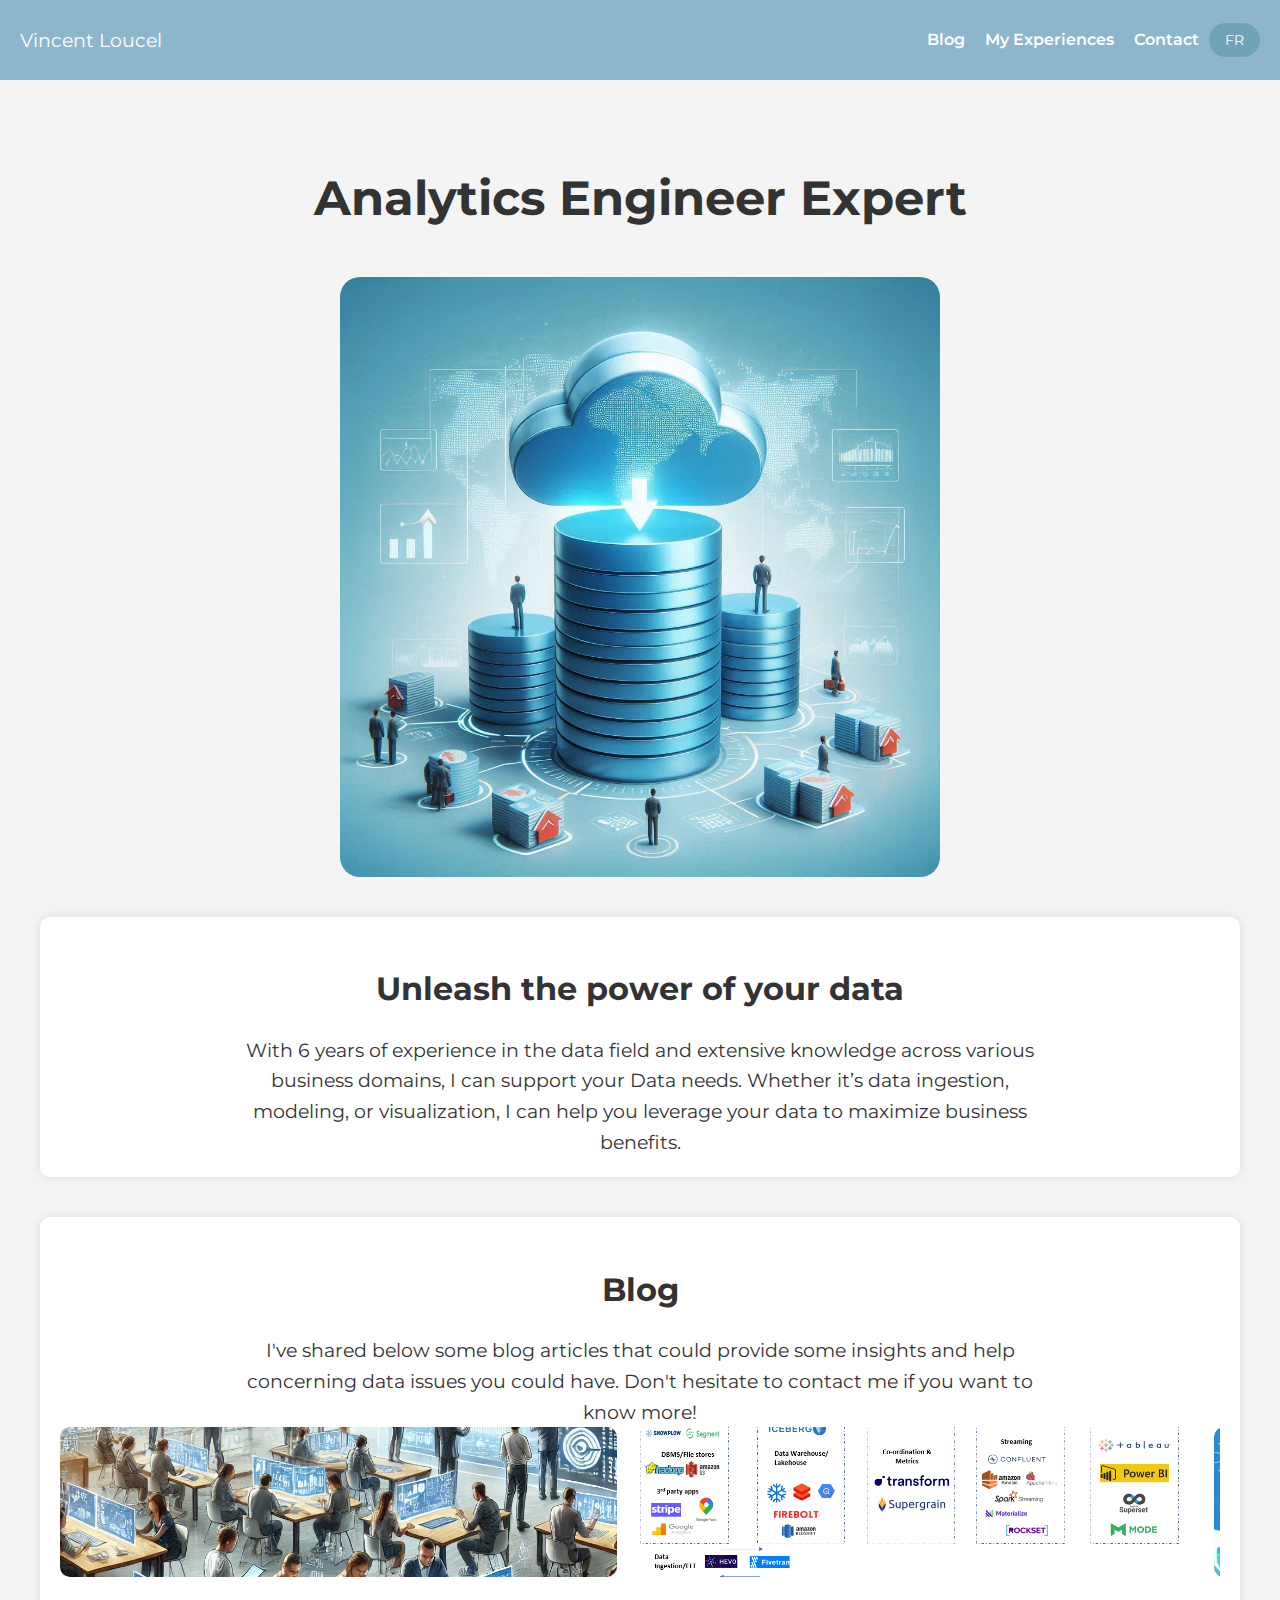
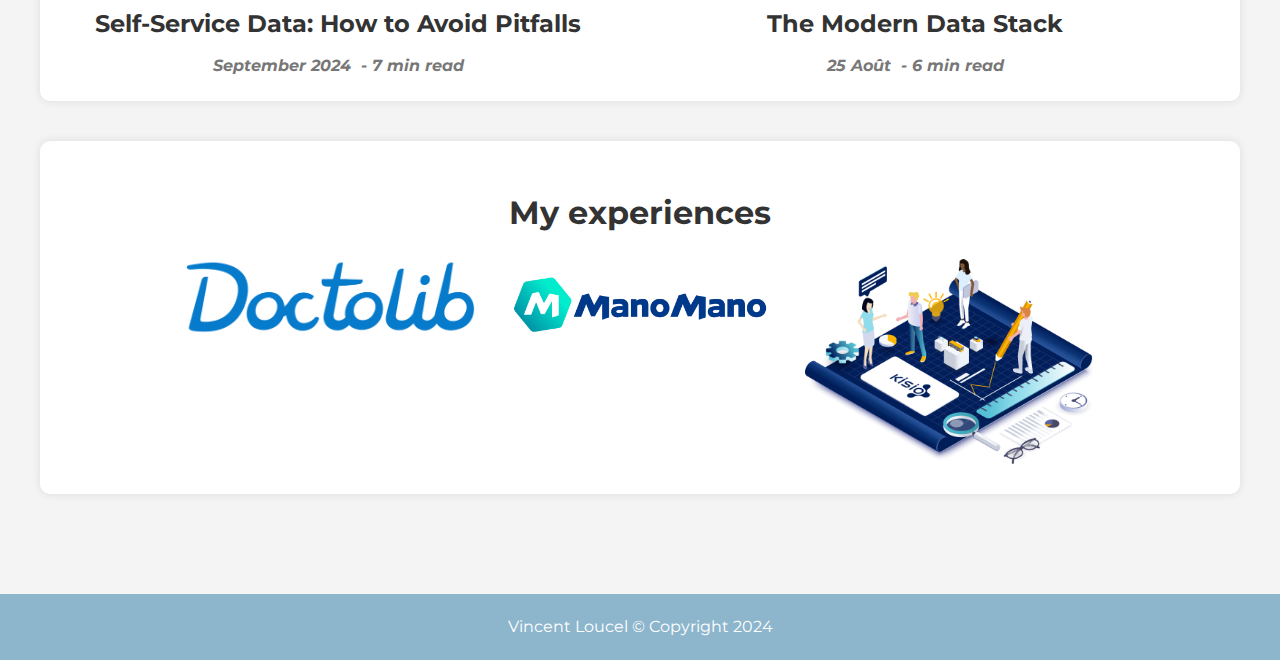
<file: index.html>
<!DOCTYPE html>
<html lang="en">

<head>
    <meta charset="UTF-8">
    <meta name="viewport" content="width=device-width, initial-scale=1.0">
    <title>Vincent Loucel - Analytics Engineer Expert</title>
    <link rel="stylesheet" href="styles/styles.css">
    <link href="https://fonts.googleapis.com/css2?family=Montserrat:wght@400;600&display=swap" rel="stylesheet">
    <link rel="icon" href="favicon.ico" type="image/x-icon"> <!-- Favicon -->
</head>

<body>
    <header>
        <div class="logo">
            Vincent Loucel
        </div>
        <nav>
            <ul>
                <li><a href="blog.html">Blog</a></li>
                <li><a href="portfolio.html">My Experiences</a></li>
                <li><a href="contact.html">Contact</a></li>
            </ul>
            <!-- Language Switcher -->
            <button id="lang-switcher">FR</button>
        </nav>
    </header>

    <main>
        <section class="hero">
            <h1 id="main-title">Analytics Engineer Expert</h1>
            <img src="images/index/index_image.png" alt="Image related to Analytics Engineering">
        </section>
        <section class="intro">
            <h2 id="intro-title">Unleash the power of your data</h2>
            <p id="intro-text">
                With 6 years of experience in the data field and extensive knowledge across various business domains,
                I can support your Data needs. Whether it’s data ingestion, modeling, or visualization,
                I can help you leverage your data to maximize business benefits.
            </p>
        </section>

        <!-- Updated Blog Section with Horizontal Scroll -->
        <section class="blog">
            <h2><a href="blog.html" id="blog-title">Blog</a></h2>
            <p id="blog-text">I've shared below some blog articles that could provide some insights and help concerning data issues you could have. Don't hesitate to contact me if you want to know more!</p>
        
            
            <div class="blog-scroll-container">
                <div class="blog-links">
                    <a href="blog/self_service_data.html">
                        <img src="images/blog/Self_service_intro_image.webp" alt="Self-Service Data: How to Avoid Pitfalls">
                        <h2 id="blog-article-1">Self-Service Data: How to Avoid Pitfalls</h2>
                        <div class="blog-meta">
                            <span>September 2024</span> <span>- 7 min read</span>
                        </div>
                    </a>
                    <a href="blog/modern_data_stack.html">
                        <img src="images/blog/modern_data_stack.png" alt="The Modern Data Stack">
                        <h2 id="blog-article-2">The Modern Data Stack</h2>
                        <div class="blog-meta">
                            <span>25 Août</span> <span>- 6 min read</span>
                        </div>
                    </a>
                    <!-- Older articles will be scrollable -->
                    <a href="blog/improve_data_viz.html">
                        <img src="images/blog/improve_data_viz.jpeg" alt="How to improve your Data visualizations">
                        <h2 id="blog-article-3">How to improve your Data visualizations</h2>
                        <div class="blog-meta">
                            <span>July 20</span> <span>- 5 min read</span>
                        </div>
                    </a>
                </div>
            </div>
            <!-- Scroll arrows -->

        </section>
        
        <section class="experiences">
            <h2 id="experience-title">My experiences</h2>
            <div class="portfolio-links">
                <a href="portfolio.html"><img src="images/experience/doctolib.png" alt="Doctolib"></a>
                <a href="portfolio.html"><img src="images/experience/manomano.png" alt="ManoMano"></a>
                <a href="portfolio.html"><img src="images/experience/kisio.png" alt="Kisio"></a>
            </div>
        </section>
    </main>

    <footer>
        <div class="footer-center">
            Vincent Loucel &copy; Copyright 2024
        </div>
    </footer>

    <script>
        function scrollBlog(amount) {
            const container = document.querySelector('.blog-links');
            container.scrollBy({
                left: amount,
                behavior: 'smooth'
            });
        }

        const translations = {
            en: {
                mainTitle: "Analytics Engineer Expert",
                introTitle: "Unleash the power of your data",
                introText: "With 6 years of experience in the data field and extensive knowledge across various business domains, I can support your Data needs. Whether it’s data ingestion, modeling, or visualization, I can help you leverage your data to maximize business benefits. Working in some of the best Tech Company in France (ManoMano, Doctolib) helped me develop my knowledge of how to make the best usage of the data. With expertise in powerful tools such as DBT, Snowflake, Redshift, and Tableau, I can provide consulting, strengthen your teams, or train them on the fundamentals and best practices for effective and impactful data use.",
                blogTitle: "Blog",
                blogText: "I've shared below some blog articles that could provide some insights and help concerning data issue you could have. Don't hesitate to contact me if you want to know more!",
                blogArticle1: "How to improve your Data visualizations",
                blogArticle2: "The Modern Data Stack",
                experienceTitle: "My experiences"
            },
            fr: {
                mainTitle: "Expert en Analytics Engineering",
                introTitle: "Libérez le pouvoir de vos données",
                introText: "Avec 6 ans d'expérience dans le domaine de la data et une connaissance approfondie de divers secteurs d'activité, je peux répondre à vos problématique en matière de données. Que ce soit pour l'ingestion, la modélisation ou la visualisation des données, je peux vous aider à en tirer parti au maximum. Travailler dans certaines des meilleures entreprises technologiques en France (ManoMano, Doctolib) m'a permis de développer mes connaissances de l'utilisation optimale des données. Grâce à mon expertise d'outils puissants tels que DBT, Snowflake, Redshift et Tableau, je peux vous offrir des conseils, renforcer vos équipes ou les former sur les fondamentaux et les meilleures pratiques pour une utilisation efficace et impactante des données.",
                blogTitle: "Blog",
                blogText: "J'ai partagé ci-dessous quelques articles de blog qui pourraient vous apporter de l'éclairage ou de l'aide concernant des problématiques de données que vous pourriez rencontrer. N'hésitez pas à me contacter si vous souhaitez en savoir plus !",
                blogArticle1: "Comment améliorer vos Dataviz",
                blogArticle2: "La Data stack moderne",
                experienceTitle: "Mes expériences"
            }
        };

        document.getElementById('lang-switcher').addEventListener('click', function () {
            const currentLang = document.documentElement.lang === 'en' ? 'fr' : 'en';
            document.documentElement.lang = currentLang;

            const translation = translations[currentLang];
            document.getElementById('main-title').textContent = translation.mainTitle;
            document.getElementById('intro-title').textContent = translation.introTitle;
            document.getElementById('intro-text').textContent = translation.introText;
            document.getElementById('blog-title').textContent = translation.blogTitle;
            document.getElementById('blog-text').textContent = translation.blogText;
            document.getElementById('blog-article-1').textContent = translation.blogArticle1;
            document.getElementById('blog-article-2').textContent = translation.blogArticle2;
            document.getElementById('experience-title').textContent = translation.experienceTitle;

            this.textContent = currentLang === 'en' ? 'FR' : 'EN';
        });
    </script>

</body>

</html>
</file>
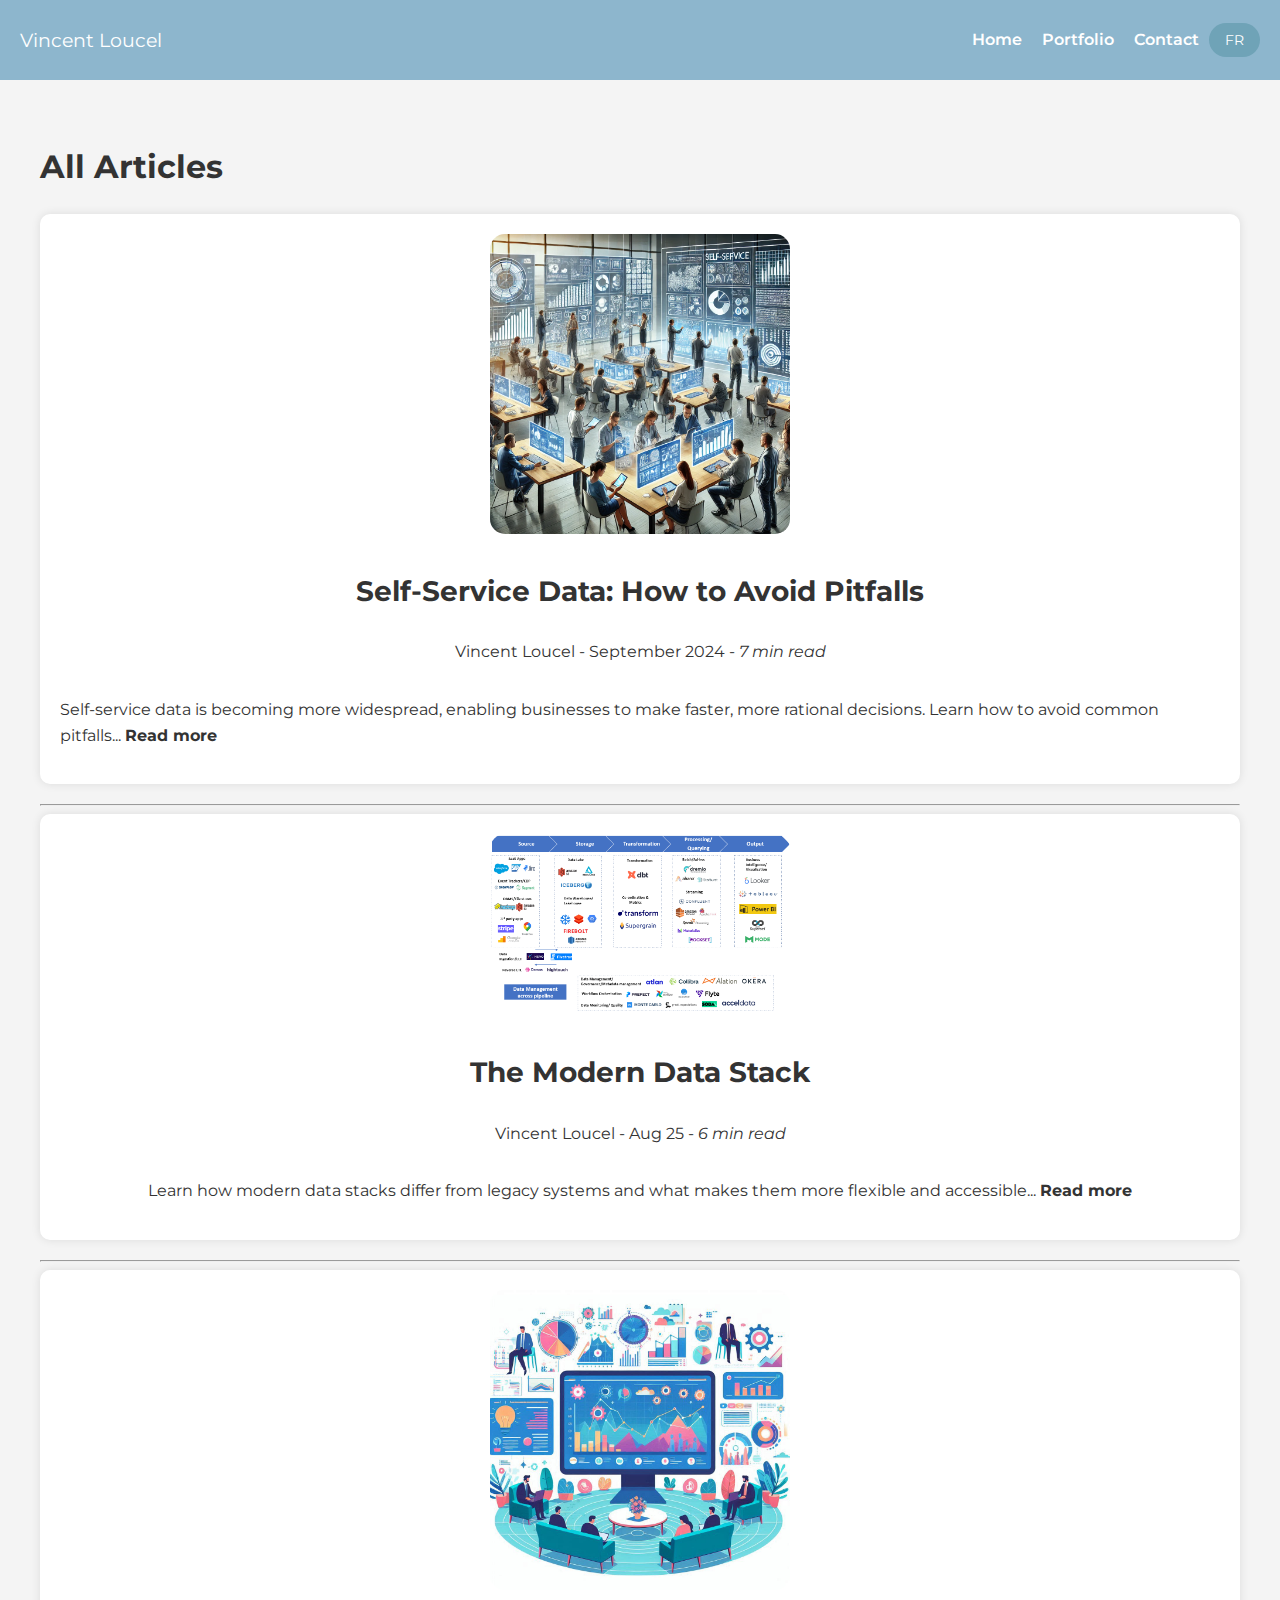
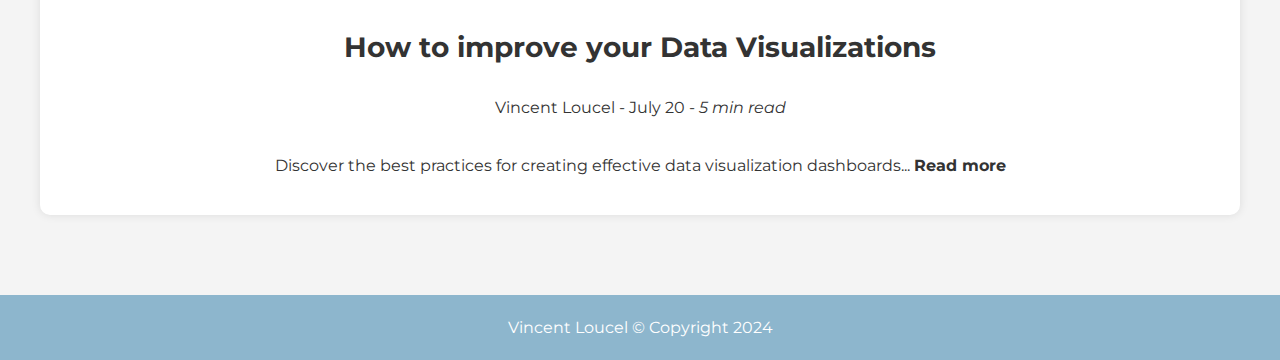
<file: blog.html>
<!DOCTYPE html>
<html lang="en">

<head>
    <meta charset="UTF-8">
    <meta name="viewport" content="width=device-width, initial-scale=1.0">
    <title>Blog - Vincent Loucel</title>
    <link rel="stylesheet" href="styles/styles.css">
    <link href="https://fonts.googleapis.com/css2?family=Montserrat:wght@400;600&display=swap" rel="stylesheet">
</head>

<body>
    <header>
        <div class="logo">
            Vincent Loucel
        </div>
        <nav>
            <ul>
                <li><a href="index.html">Home</a></li>
                <li><a href="portfolio.html">Portfolio</a></li>
                <li><a href="contact.html">Contact</a></li>
            </ul>
            <button id="lang-switcher">FR</button>
        </nav>
    </header>

    <main class="blog-main">
        <h1 class="blog-title" id="blog-title">All Articles</h1>

        <!-- New Article: Self-Service Data -->
        <article class="blog-post">
            <a href="blog/self_service_data.html" class="blog-image-link">
                <img src="images/blog/Self_service_intro_image.webp" alt="Self-Service Data: How to Avoid Pitfalls">
            </a>
            <h2 id="blog-article-3">Self-Service Data: How to Avoid Pitfalls</h2>
            <p class="blog-author">Vincent Loucel - September 2024 - <em>7 min read</em></p>
            <p class="blog-extract">
                Self-service data is becoming more widespread, enabling businesses to make faster, more rational decisions. Learn how to avoid common pitfalls...
                <a href="blog/self_service_data.html">Read more</a>
            </p>
        </article>
        
        <hr class="blog-divider">

        <article class="blog-post">
            <a href="blog/modern_data_stack.html" class="blog-image-link">
                <img src="images/blog/modern_data_stack.png" alt="The Modern Data Stack">
            </a>
            <h2 id="blog-article-2">The Modern Data Stack</h2>
            <p class="blog-author">Vincent Loucel - Aug 25 - <em>6 min read</em></p>
            <p class="blog-extract">
                Learn how modern data stacks differ from legacy systems and what makes them more flexible and accessible...
                <a href="blog/modern_data_stack.html">Read more</a>
            </p>
        </article>

        <hr class="blog-divider">

        <article class="blog-post">
            <a href="blog/improve_data_viz.html" class="blog-image-link">
                <img src="images/blog/improve_data_viz.jpeg" alt="How to improve your Data visualizations">
            </a>
            <h2 id="blog-article-1">How to improve your Data Visualizations</h2>
            <p class="blog-author">Vincent Loucel - July 20 - <em>5 min read</em></p>
            <p class="blog-extract">
                Discover the best practices for creating effective data visualization dashboards...
                <a href="blog/improve_data_viz.html">Read more</a>
            </p>
        </article>

    </main>
    
    <footer>
        <div class="footer-center">
            Vincent Loucel &copy; Copyright 2024
        </div>
    </footer>
    

    <script>
        const translations = {
            en: {
                blogTitle: "All Articles",
                blogArticle1: "How to improve your Data visualizations",
                blogArticle2: "The Modern Data Stack",
                blogArticle3: "Self-Service Data: How to Avoid Pitfalls",
            },
            fr: {
                blogTitle: "Tous les articles",
                blogArticle1: "Comment améliorer vos visualisations de données",
                blogArticle2: "La stack de données moderne",
                blogArticle3: "Le self-service Data : comment éviter les dérives",
            }
        };

        document.getElementById('lang-switcher').addEventListener('click', function () {
            const currentLang = document.documentElement.lang === 'en' ? 'fr' : 'en';
            document.documentElement.lang = currentLang;

            const translation = translations[currentLang];
            document.getElementById('blog-title').textContent = translation.blogTitle;
            document.getElementById('blog-article-1').textContent = translation.blogArticle1;
            document.getElementById('blog-article-2').textContent = translation.blogArticle2;
            document.getElementById('blog-article-3').textContent = translation.blogArticle3;

            this.textContent = currentLang === 'en' ? 'FR' : 'EN';
        });
    </script>
</body>

</html>
</file>
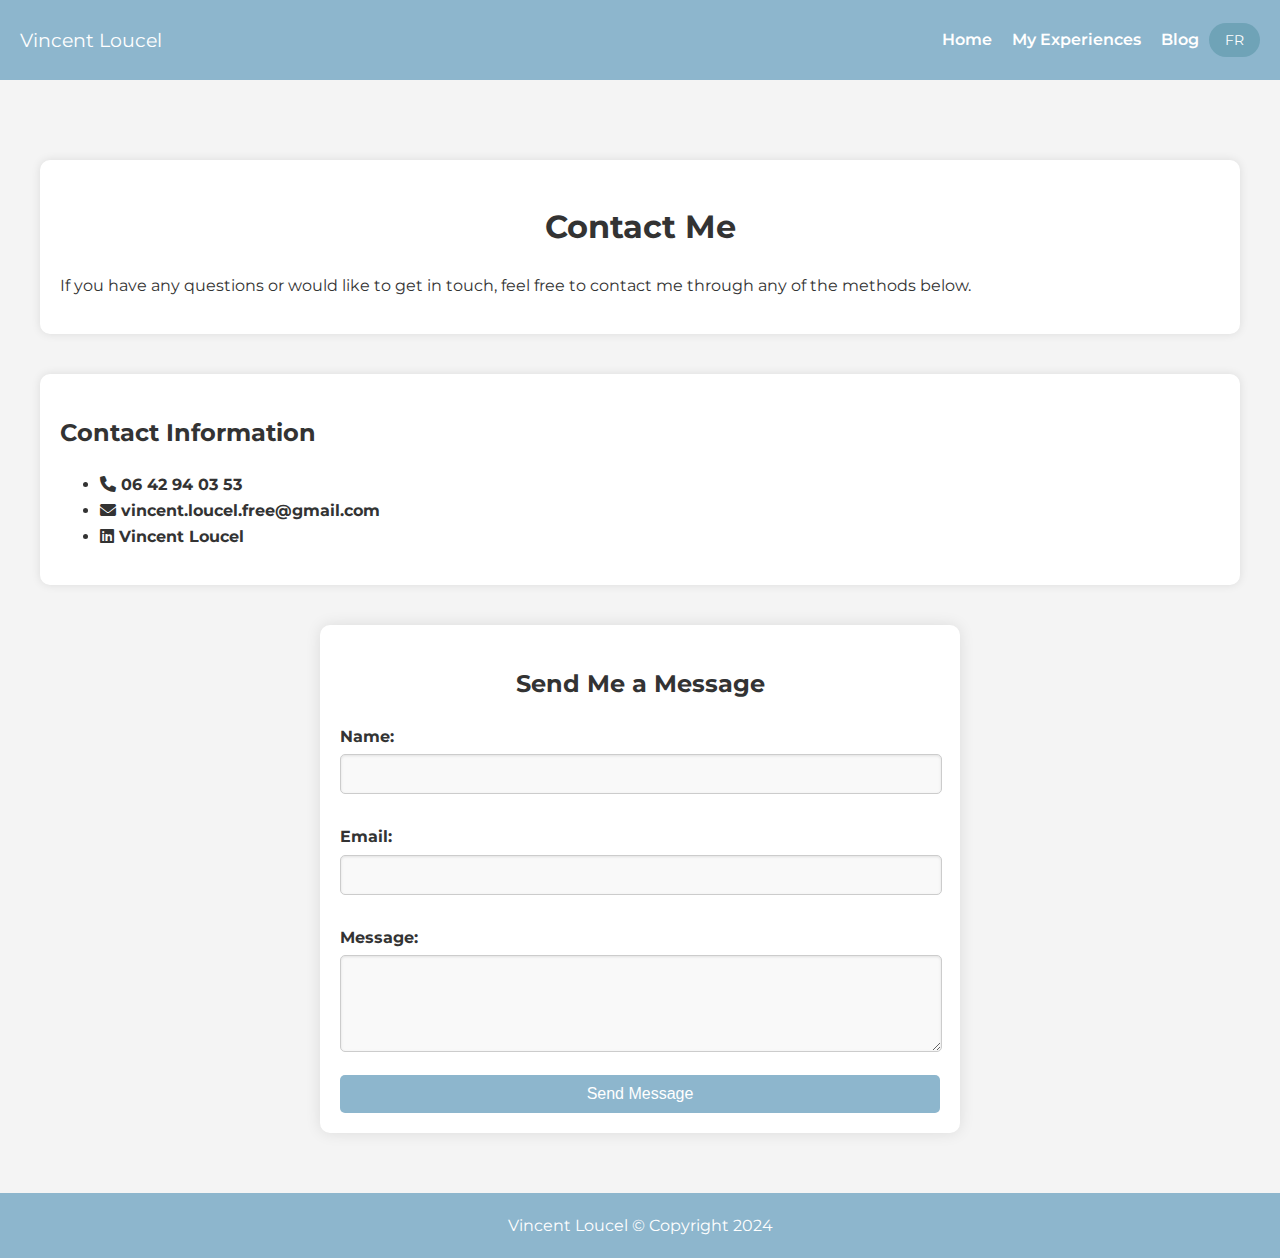
<file: contact.html>
<!DOCTYPE html>
<html lang="en">
<head>
    <meta charset="UTF-8">
    <meta name="viewport" content="width=device-width, initial-scale=1.0">
    <title>Contact - Vincent Loucel</title>
    <link rel="stylesheet" href="styles/styles.css">
    <link href="https://fonts.googleapis.com/css2?family=Montserrat:wght@400;600&display=swap" rel="stylesheet">
    <!-- Link to Font Awesome for icons -->
    <link rel="stylesheet" href="https://cdnjs.cloudflare.com/ajax/libs/font-awesome/6.0.0-beta3/css/all.min.css">
</head>
<body>
    <header>
        <div class="logo">
            Vincent Loucel
        </div>
        <nav>
            <ul>
                <li><a href="index.html">Home</a></li>
                <li><a href="portfolio.html">My Experiences</a></li>
                <li><a href="blog.html">Blog</a></li>
            </ul>
            <button id="lang-switcher">FR</button>
        </nav>
    </header>
    <main>
        <section class="contact-header">
            <h1 id="contact-title">Contact Me</h1>
            <p id="contact-text">If you have any questions or would like to get in touch, feel free to contact me through any of the methods below.</p>
        </section>
        <section class="contact-info">
            <h2 id="contact-info-title">Contact Information</h2>
            <ul>
                <li><a href="tel:+33642940353"><i class="fas fa-phone"></i> 06 42 94 03 53</a></li>
                <li><a href="mailto:vincent.loucel.free@gmail.com"><i class="fas fa-envelope"></i> vincent.loucel.free@gmail.com</a></li>
                <li><a href="https://www.linkedin.com/in/vincentloucel/" target="_blank"><i class="fab fa-linkedin"></i> Vincent Loucel</a></li>
            </ul>
        </section>
        <section class="contact-form">
            <h2 id="message-title">Send Me a Message</h2>
            <form action="https://formspree.io/f/xyzgnkbb" method="POST">
                <label for="name">Name:</label>
                <input type="text" id="name" name="name" required>

                <label for="email">Email:</label>
                <input type="email" id="email" name="email" required>

                <label for="message">Message:</label>
                <textarea id="message" name="message" rows="5" required></textarea>

                <button type="submit">Send Message</button>
            </form>
        </section>
    </main>
    <footer>
        <div class="footer-center">
            Vincent Loucel &copy; Copyright 2024
        </div>
    </footer>
    

    <script>
        const translations = {
            en: {
                contactTitle: "Contact Me",
                contactText: "If you have any questions or would like to get in touch, feel free to contact me through any of the methods below.",
                contactInfoTitle: "Contact Information",
                messageTitle: "Send Me a Message",
            },
            fr: {
                contactTitle: "Contactez-moi",
                contactText: "Si vous avez des questions ou souhaitez me contacter, n'hésitez pas à le faire par l'un des moyens ci-dessous.",
                contactInfoTitle: "Informations de contact",
                messageTitle: "Envoyez-moi un message",
            }
        };

        document.getElementById('lang-switcher').addEventListener('click', function () {
            const currentLang = document.documentElement.lang === 'en' ? 'fr' : 'en';
            document.documentElement.lang = currentLang;

            const translation = translations[currentLang];
            document.getElementById('contact-title').textContent = translation.contactTitle;
            document.getElementById('contact-text').textContent = translation.contactText;
            document.getElementById('contact-info-title').textContent = translation.contactInfoTitle;
            document.getElementById('message-title').textContent = translation.messageTitle;

            this.textContent = currentLang === 'en' ? 'FR' : 'EN';
        });
    </script>
</body>
</html>
</file>
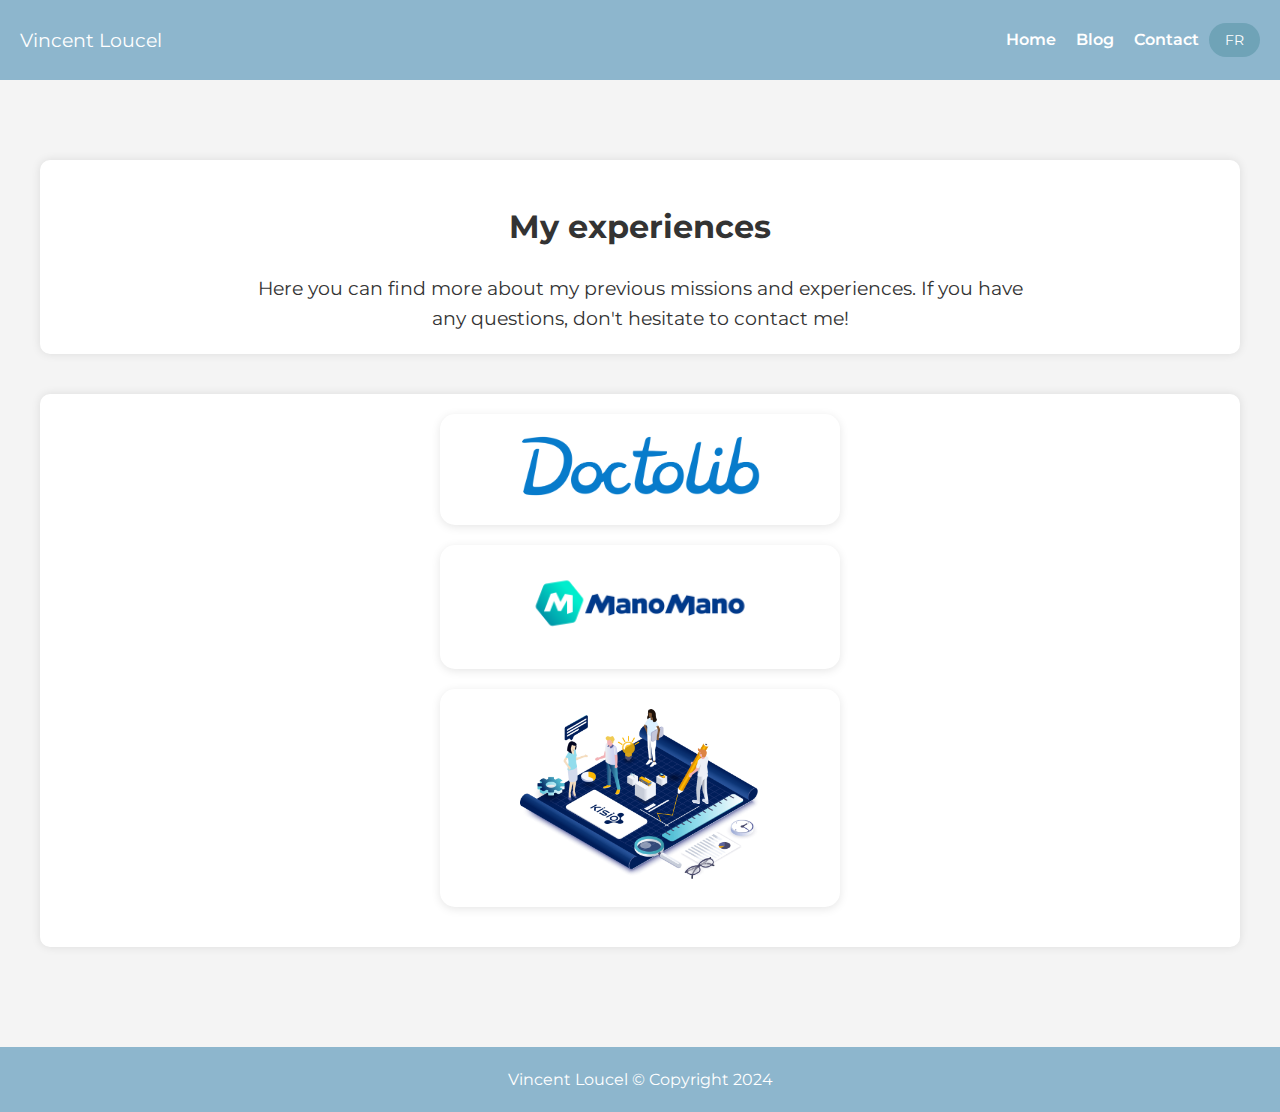
<file: portfolio.html>
<!DOCTYPE html>
<html lang="en">

<head>
    <meta charset="UTF-8">
    <meta name="viewport" content="width=device-width, initial-scale=1.0">
    <title>Portfolio - Vincent Loucel</title>
    <link rel="stylesheet" href="styles/styles.css">
    <link href="https://fonts.googleapis.com/css2?family=Montserrat:wght@400;600&display=swap" rel="stylesheet">
</head>

<body>
    <header>
        <div class="logo">
            Vincent Loucel
        </div>
        <nav>
            <ul>
                <li><a href="index.html">Home</a></li>
                <li><a href="blog.html">Blog</a></li>
                <li><a href="contact.html">Contact</a></li>
            </ul>
            <button id="lang-switcher">FR</button>
        </nav>
    </header>

    <main>
        <section class="portfolio-header">
            <h1 id="portfolio-title">My experiences</h1>
            <p id="portfolio-text">Here you can find more about my previous missions and experiences. If you have any questions, don't hesitate to contact me!</p>
        </section>

        <section class="portfolio-gallery">
            <div class="portfolio-item" onclick="toggleInfo(this)">
                <img src="images/experience/doctolib.png" alt="Doctolib Experience">
                <div class="portfolio-info" id="doctolib-info">
                    <h2>Analytics Engineer - Feb 2022 to 2024 - Doctolib</h2>
                    <p>
                        Doctolib is one of the most prestigious French tech companies specializing in the medical field. During my time at Doctolib, I worked extensively in the Sales & Finance domain. This allowed me to deepen my industry knowledge in three key areas. Below is a non-exhaustive list of missions I accomplished during my experience:
                    </p>
                    <ul>
                        <li>Revamping the finance datamart based on the Zuora tool, from data ingestion via Airflow/Zuora API to table modeling for the reporting and analysis needs of the Executive Committee. Acted as the technical reference for the team on Datamart Finance and Zuora.</li>
                        <li>DBT Migration: Implemented and tested best practices with other data teams, migrated part of the existing DTMs. Acted as the DBT reference.</li>
                        <li>Client KPI Project: Modeled tables and created a Tableau dashboard to provide, for the first time, a clear view of Doctolib's clients and the KPIs (like NRR) associated with the MRR these clients generate.</li>
                        <li>Debt Collection Project: Modeled Zuora data to calculate the existing debt for each Doctolib client.</li>
                        <li>Recruitment for various open positions of Analytics Engineer, from Junior to Staff levels. Assisted in project management for less experienced profiles.</li>
                        <li>Technical and operational tasks</li>
                    </ul>
                </div>
            </div>

            <div class="portfolio-item" onclick="toggleInfo(this)">
                <img src="images/experience/manomano.png" alt="ManoMano Experience">
                <div class="portfolio-info" id="manomano-info">
                    <h2>BI Engineer - Oct 2020 to Feb 2022 - ManoMano</h2>
                    <p>
                        ManoMano is a French company specialized in E-commerce. It is the biggest handiwork marketplace online, and is one successful Tech Scale up in France. During my time there, I had the opportunity to accomplish different missions:
                    </p>
                    <ul>
                        <li>Understanding data needs related to e-commerce platforms (customers, vendors, products, promotions, etc.) in the context of a scale-up.</li>
                        <li>Comprehending a massive data warehouse (Snowflake) to analyze and effectively present data for business needs.</li>
                        <li>Managing BI projects from requirements gathering to user training. Implementing data models to meet business needs via dashboards in Tableau and Qlik.</li>
                        <li>Creating data marts in collaboration with other data teams (notably Data Engineering and Data Governance).</li>
                        <li>Training users on Qlik and Tableau tools. Providing training for ManoMano collaborators on the basics and good practices of SQL language.</li>
                    </ul>
                </div>
            </div>

            <div class="portfolio-item" onclick="toggleInfo(this)">
                <img src="images/experience/kisio.png" alt="Kisio Experience">
                <div class="portfolio-info" id="kisio-info">
                    <h2>Data Analytics Specialist - Dec 2018 to Oct 2020 - Kisio (now Patterns)</h2>
                    <p>
                        Kisio is a subsidiary of the Keolis Group, a French transportation company operating public transport systems worldwide. To gain a better understanding of user movements and provide a clearer vision of mobility across regions, Kisio established a Data team to address these issues. During my time with them, I was able to accomplish the following missions:
                    </p>
                    <ul>
                        <li>Conducting analyses, processing, visualizations, and ensuring the quality of large quantities of GPS and other types of data. This included studying the impact of Covid-19 on French mobility patterns (Kisio and Roland Berger study on Covid-19 and a study for the DGITM) and analyzing mobility on several RER lines (B and D) to forecast the impact of construction work.</li>
                        <li>Performing analyses and data mining of massive mobile trace data to better understand mobility in the Grand Est region and producing data visualizations in Tableau.</li>
                        <li>Analyzing travel times at Saint-Lazare station following the implementation of Automated Fare Collection (CAB) by studying Wi-Fi data (via DotPulse).</li>
                        <li>Serving as the Technical Data Lead for GPS trace studies conducted in partnership with Moovit.</li>
                    </ul>
                </div>
            </div>
        </section>
    </main>

    <footer>
        <div class="footer-center">
            Vincent Loucel &copy; Copyright 2024
        </div>
    </footer>
    

    <script>
        function toggleInfo(element) {
            element.classList.toggle("active");
        }

        const translations = {
            en: {
                portfolioTitle: "My experiences",
                portfolioText: "Here you can find more about my previous missions and experiences. If you have any questions, don't hesitate to contact me!",
                doctolibInfo: `
                    <h2>Analytics Engineer - Feb 2022 to 2024 - Doctolib</h2>
                    <p>
                        Doctolib is one of the most prestigious French tech companies specializing in the medical field. During my time at Doctolib, I worked extensively in the Sales & Finance domain. This allowed me to deepen my industry knowledge in three key areas. Below is a non-exhaustive list of missions I accomplished during my experience:
                    </p>
                    <ul>
                        <li>Revamping the finance datamart based on the Zuora tool, from data ingestion via Airflow/Zuora API to table modeling for the reporting and analysis needs of the Executive Committee. Acted as the technical reference for the team on Datamart Finance and Zuora.</li>
                        <li>DBT Migration: Implemented and tested best practices with other data teams, migrated part of the existing DTMs. Acted as the DBT reference.</li>
                        <li>Client KPI Project: Modeled tables and created a Tableau dashboard to provide, for the first time, a clear view of Doctolib's clients and the KPIs (like NRR) associated with the MRR these clients generate.</li>
                        <li>Debt Collection Project: Modeled Zuora data to calculate the existing debt for each Doctolib client.</li>
                        <li>Recruitment for various open positions of Analytics Engineer, from Junior to Staff levels. Assisted in project management for less experienced profiles.</li>
                        <li>Technical and operational tasks</li>
                    </ul>
                `,
                manomanoInfo: `
                    <h2>BI Engineer - Oct 2020 to Feb 2022 - ManoMano</h2>
                    <p>
                        ManoMano is a French company specialized in E-commerce. It is the biggest handiwork marketplace online, and is one successful Tech Scale up in France. During my time there, I had the opportunity to accomplish different missions:
                    </p>
                    <ul>
                        <li>Understanding data needs related to e-commerce platforms (customers, vendors, products, promotions, etc.) in the context of a scale-up.</li>
                        <li>Comprehending a massive data warehouse (Snowflake) to analyze and effectively present data for business needs.</li>
                        <li>Managing BI projects from requirements gathering to user training. Implementing data models to meet business needs via dashboards in Tableau and Qlik.</li>
                        <li>Creating data marts in collaboration with other data teams (notably Data Engineering and Data Governance).</li>
                        <li>Training users on Qlik and Tableau tools. Providing training for ManoMano collaborators on the basics and good practices of SQL language.</li>
                    </ul>
                `,
                kisioInfo: `
                    <h2>Data Analytics Specialist - Dec 2018 to Oct 2020 - Kisio (now Patterns)</h2>
                    <p>
                        Kisio is a subsidiary of the Keolis Group, a French transportation company operating public transport systems worldwide. To gain a better understanding of user movements and provide a clearer vision of mobility across regions, Kisio established a Data team to address these issues. During my time with them, I was able to accomplish the following missions:
                    </p>
                    <ul>
                        <li>Conducting analyses, processing, visualizations, and ensuring the quality of large quantities of GPS and other types of data. This included studying the impact of Covid-19 on French mobility patterns (Kisio and Roland Berger study on Covid-19 and a study for the DGITM) and analyzing mobility on several RER lines (B and D) to forecast the impact of construction work.</li>
                        <li>Performing analyses and data mining of massive mobile trace data to better understand mobility in the Grand Est region and producing data visualizations in Tableau.</li>
                        <li>Analyzing travel times at Saint-Lazare station following the implementation of Automated Fare Collection (CAB) by studying Wi-Fi data (via DotPulse).</li>
                        <li>Serving as the Technical Data Lead for GPS trace studies conducted in partnership with Moovit.</li>
                    </ul>
                `,
            },
            fr: {
                portfolioTitle: "Mes expériences",
                portfolioText: "Vous pouvez découvrir ici mes précédentes missions et expériences. Si vous avez des questions, n'hésitez pas à me contacter !",
                doctolibInfo: `
                    <h2>Analytics Engineer - Fév 2022 à 2024 - Doctolib</h2>
                    <p>
                        Doctolib est l'une des entreprises technologiques françaises les plus prestigieuses spécialisées dans le domaine médical. Au sein de Doctolib, j'ai travaillé de manière intensive dans le domaine des ventes et des finances. Cela m'a permis d'approfondir mes connaissances du secteur dans trois domaines clés. Voici une liste non exhaustive des missions que j'ai accomplies au cours de mon expérience :
                    </p>
                    <ul>
                        <li>Refonte du datamart financier basé sur l'outil Zuora, de l'ingestion des données via Airflow/Zuora API à la modélisation des tables pour les besoins de reporting et d'analyse du Comité Exécutif. J'ai agi en tant que référence technique pour l'équipe sur le Datamart Finance et Zuora.</li>
                        <li>Migration DBT : Mise en œuvre et test des meilleures pratiques avec d'autres équipes de données, migration d'une partie des DTM existants. J'ai agi en tant que référence DBT.</li>
                        <li>Projet KPI Client : Modélisation des tables et création d'un tableau de bord Tableau pour fournir, pour la première fois, une vue claire des clients de Doctolib et des KPI associés au MRR que ces clients génèrent.</li>
                        <li>Projet de recouvrement des créances : Modélisation des données Zuora pour calculer la dette existante pour chaque client de Doctolib.</li>
                        <li>Recrutement pour divers postes ouverts d'ingénieur analytique, du niveau junior au niveau Staff. Assistance à la gestion de projet pour les profils moins expérimentés.</li>
                        <li>Tâches techniques et opérationnelles</li>
                    </ul>
                `,
                manomanoInfo: `
                    <h2>Ingénieur BI - Oct 2020 à Fév 2022 - ManoMano</h2>
                    <p>
                        ManoMano est une entreprise française spécialisée dans le commerce électronique. C'est la plus grande place de marché en ligne pour le bricolage et l'une des scale-ups technologiques les plus réussies en France. Pendant mon ma mission longue durée au sein de l'entreprise, j'ai eu l'opportunité d'accomplir différentes missions :
                    </p>
                    <ul>
                        <li>Comprendre les besoins en données liés aux plateformes de commerce électronique (clients, vendeurs, produits, promotions, etc.) dans le contexte d'une scale-up.</li>
                        <li>Comprendre un entrepôt de données massif (Snowflake) pour analyser et présenter efficacement les données pour les besoins commerciaux.</li>
                        <li>Gérer des projets BI depuis la collecte des besoins jusqu'à la formation des utilisateurs. Mise en œuvre de modèles de données pour répondre aux besoins commerciaux via des tableaux de bord dans Tableau et Qlik.</li>
                        <li>Création de datamarts en collaboration avec d'autres équipes de données (notamment Data Engineering et Data Governance).</li>
                        <li>Former les utilisateurs sur les outils Qlik et Tableau. Fournir une formation aux collaborateurs de ManoMano sur les bases et les bonnes pratiques du langage SQL.</li>
                    </ul>
                `,
                kisioInfo: `
                    <h2> Analytics Specialist - Déc 2018 à Oct 2020 - Kisio (maintenant Patterns)</h2>
                    <p>
                        Kisio est une filiale du groupe Keolis, une entreprise française de transport exploitant des systèmes de transport public dans le monde entier. Pour mieux comprendre les mouvements des utilisateurs et fournir une vision plus claire de la mobilité à travers les régions, Kisio a créé une équipe de données pour répondre à ces problématiques. Au sein de l'entreprise, j'ai pu accomplir les missions suivantes :
                    </p>
                    <ul>
                        <li>Réalisation d'analyses, traitement, visualisations et assurance qualité de grandes quantités de données GPS et d'autres types de données. Cela comprenait l'étude de l'impact du Covid-19 sur les modèles de mobilité en France (étude Kisio et Roland Berger sur le Covid-19 et une étude pour la DGITM) et l'analyse de la mobilité sur plusieurs lignes de RER (B et D) pour prévoir l'impact des travaux.</li>
                        <li>Réalisation d'analyses et de fouilles de données massives provenant de traces mobiles pour mieux comprendre la mobilité dans la région Grand Est et produire des visualisations de données dans Tableau.</li>
                        <li>Analyse des temps de trajet à la gare Saint-Lazare suite à la mise en place de la collecte automatique des tarifs (CAB) en étudiant les données Wi-Fi (via DotPulse).</li>
                        <li>Servir de responsable technique des données pour les études de traces GPS menées en partenariat avec Moovit.</li>
                    </ul>
                `,
            }
        };

        document.getElementById('lang-switcher').addEventListener('click', function () {
            const currentLang = document.documentElement.lang === 'en' ? 'fr' : 'en';
            document.documentElement.lang = currentLang;

            const translation = translations[currentLang];
            document.getElementById('portfolio-title').textContent = translation.portfolioTitle;
            document.getElementById('portfolio-text').textContent = translation.portfolioText;
            document.getElementById('doctolib-info').innerHTML = translation.doctolibInfo;
            document.getElementById('manomano-info').innerHTML = translation.manomanoInfo;
            document.getElementById('kisio-info').innerHTML = translation.kisioInfo;

            this.textContent = currentLang === 'en' ? 'FR' : 'EN';
        });
    </script>
</body>

</html>
</file>
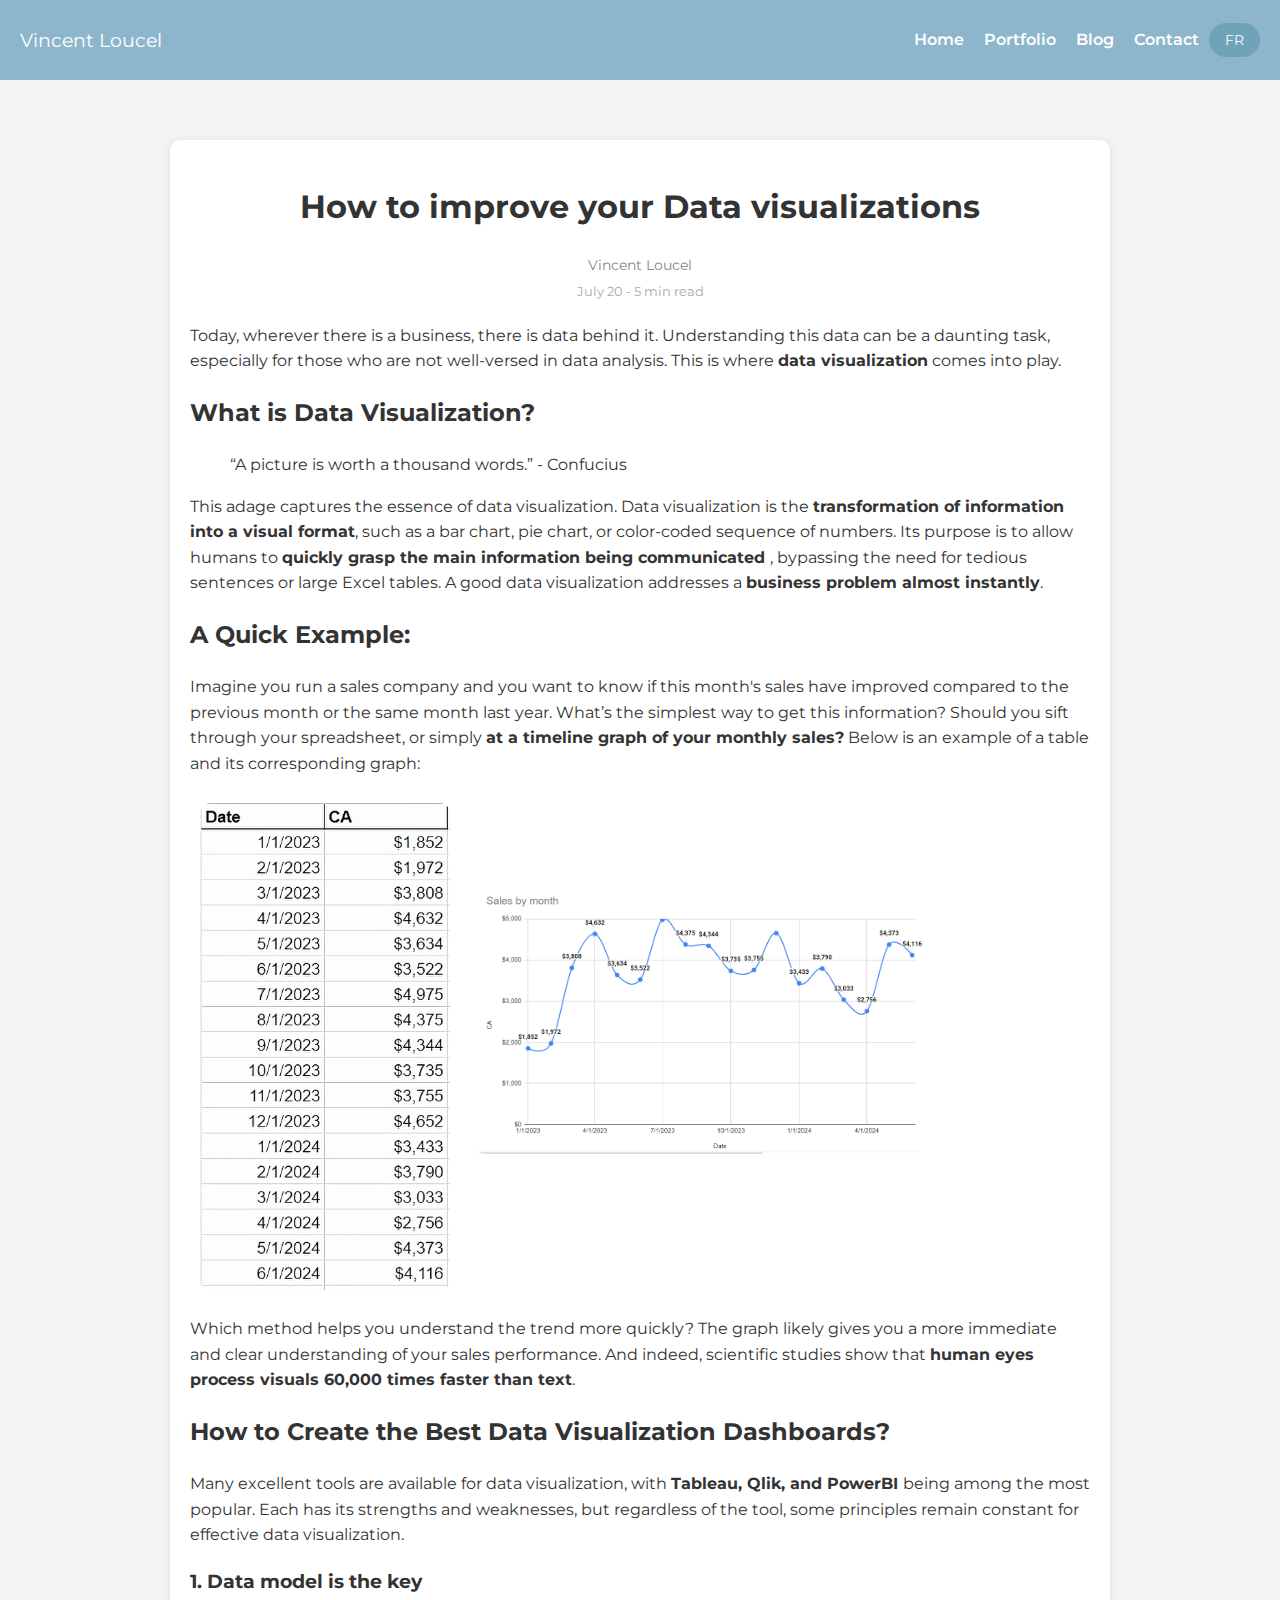
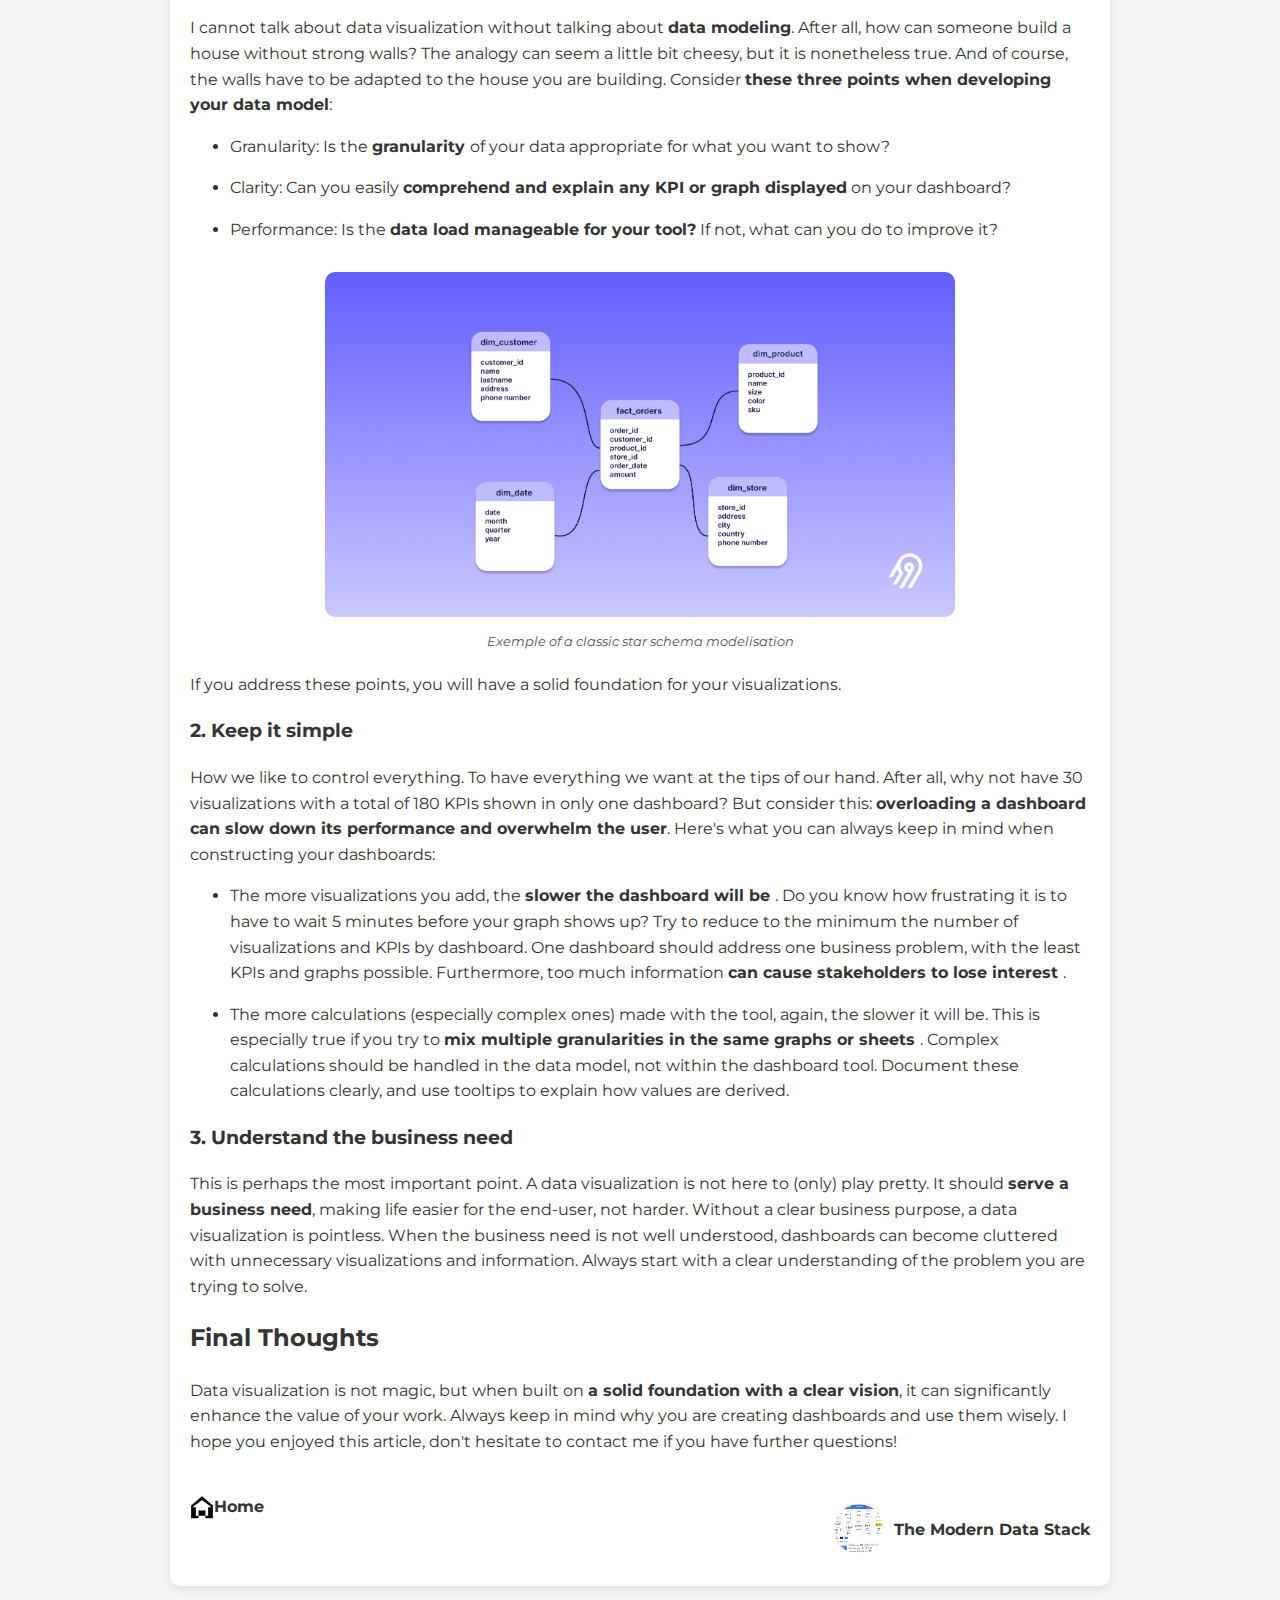
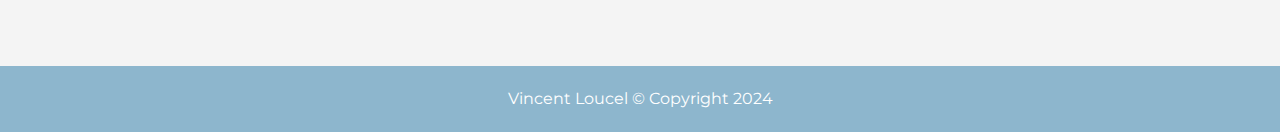
<file: blog/improve_data_viz.html>
<!DOCTYPE html>
<html lang="en">

<head>
    <meta charset="UTF-8">
    <meta name="viewport" content="width=device-width, initial-scale=1.0">
    <title>How to improve your Data visualizations</title>
    <link rel="stylesheet" href="../styles/styles.css">
    <link href="https://fonts.googleapis.com/css2?family=Montserrat:wght@400;600&display=swap" rel="stylesheet">
</head>

<body>
    <header>
        <div class="logo">
            Vincent Loucel
        </div>
        <nav>
            <ul>
                <li><a href="../index.html">Home</a></li>
                <li><a href="../portfolio.html">Portfolio</a></li>
                <li><a href="../blog.html">Blog</a></li>
                <li><a href="../contact.html">Contact</a></li>
            </ul>
            <button id="lang-switcher">FR</button>
        </nav>
    </header>

    <main>
        <div class="article-content">
            <div class="article-header">
                <h1 id="article-title">How to improve your Data visualizations</h1>
                <div class="article-author" id="article-author">Vincent Loucel</div>
                <div class="article-meta" id="article-meta">July 20 - 5 min read</div>
            </div>

            <p id="article-intro">Today, wherever there is a business, there is data behind it. Understanding this data can be a daunting task, especially for those who are not well-versed in data analysis. This is where <strong>data visualization</strong> comes into play.</p>

            <h2 id="section-1-title">What is Data Visualization?</h2>
            <blockquote id="quote-1">“A picture is worth a thousand words.” - Confucius</blockquote>
            <p id="section-1-text">This adage captures the essence of data visualization. Data visualization is the <strong>transformation of information into a visual format</strong>, such as a bar chart, pie chart, or color-coded sequence of numbers. Its purpose is to allow humans to <strong>quickly grasp the main information being communicated </strong>, bypassing the need for tedious sentences or large Excel tables. A good data visualization addresses a <strong>business problem almost instantly</strong>.</p>

            <h2 id="section-2-title">A Quick Example:</h2>
            <p id="section-2-text">Imagine you run a sales company and you want to know if this month's sales have improved compared to the previous month or the same month last year. What’s the simplest way to get this information? Should you sift through your spreadsheet, or simply <strong>at a timeline graph of your monthly sales?</strong> Below is an example of a table and its corresponding graph:</p>

            <div>
                <img src="../images/blog/improve_dataviz_1.png" alt="Data Table" style="width:45%; max-width:250px;">
                <img src="../images/blog/image_deux_dataviz.png" alt="Sales Graph" style="width:60%; max-width:450px; margin-top:90px;">
            </div>

            <p id="section-3-text">Which method helps you understand the trend more quickly? The graph likely gives you a more immediate and clear understanding of your sales performance. And indeed, scientific studies show that <strong>human eyes process visuals 60,000 times faster than text</strong>.</p>

            <h2 id="section-3-title">How to Create the Best Data Visualization Dashboards?</h2>
            <p id="section-3-intro">Many excellent tools are available for data visualization, with <strong>Tableau, Qlik, and PowerBI </strong> being among the most popular. Each has its strengths and weaknesses, but regardless of the tool, some principles remain constant for effective data visualization.</p>

            <h3 id="subsection-1-title">1. Data model is the key</h3>
            <p id="subsection-1-text">I cannot talk about data visualization without talking about <strong>data modeling</strong>. After all, how can someone build a house without strong walls? The analogy can seem a little bit cheesy, but it is nonetheless true. And of course, the walls have to be adapted to the house you are building. Consider <strong>these three points when developing your data model</strong>:</p>

            <ul>
                <li id="point-1">Granularity: Is the <strong>granularity </strong>of your data appropriate for what you want to show?</li>
                <p></p>
                <li id="point-2">Clarity: Can you easily <strong>comprehend and explain any KPI or graph displayed</strong> on your dashboard?</li>
                <p></p>
                <li id="point-3">Performance: Is the <strong>data load manageable for your tool?</strong> If not, what can you do to improve it?</li>
            </ul>

            <div class="image-with-caption">
                <img src="../images/blog/improve_data_viz/star_schema.jpeg" alt="Example of dbt tests">
                <p class="caption">Exemple of a classic star schema modelisation</p>
            </div>                      

            <p id="subsection-1-conclusion">If you address these points, you will have a solid foundation for your visualizations.</p>

            <h3 id="subsection-2-title">2. Keep it simple</h3>
            <p id="subsection-2-text">How we like to control everything. To have everything we want at the tips of our hand. After all, why not have 30 visualizations with a total of 180 KPIs shown in only one dashboard? But consider this: <strong>overloading a dashboard can slow down its performance and overwhelm the user</strong>. Here's what you can always keep in mind when constructing your dashboards:</p>

            <ul>
                <li id="point-4">The more visualizations you add, the <strong> slower the dashboard will be </strong>. Do you know how frustrating it is to have to wait 5 minutes before your graph shows up? Try to reduce to the minimum the number of visualizations and KPIs by dashboard. One dashboard should address one business problem, with the least KPIs and graphs possible. Furthermore, too much information <strong> can cause stakeholders to lose interest </strong>.</li>
                <p></p>
                <li id="point-5">The more calculations (especially complex ones) made with the tool, again, the slower it will be. This is especially true if you try to <strong> mix multiple granularities in the same graphs or sheets </strong>. Complex calculations should be handled in the data model, not within the dashboard tool. Document these calculations clearly, and use tooltips to explain how values are derived.</li>
            </ul>

            <h3 id="subsection-3-title">3. Understand the business need</h3>
            <p id="subsection-3-text">This is perhaps the most important point. A data visualization is not here to (only) play pretty. It should <strong>serve a business need</strong>, making life easier for the end-user, not harder. Without a clear business purpose, a data visualization is pointless. When the business need is not well understood, dashboards can become cluttered with unnecessary visualizations and information. Always start with a clear understanding of the problem you are trying to solve.</p>

            <h2 class="final-thoughts" id="final-thoughts-title">Final Thoughts</h2>
            <p id="final-thoughts-text">Data visualization is not magic, but when built on <strong>a solid foundation with a clear vision</strong>, it can significantly enhance the value of your work. Always keep in mind why you are creating dashboards and use them wisely. I hope you enjoyed this article, don't hesitate to contact me if you have further questions!</p>

            <div class="article-navigation">
                <div class="previous-post">
                    <a href="../index.html">
                        <svg xmlns="http://www.w3.org/2000/svg" viewBox="0 0 64 64" width="24px" height="24px">
                            <path d="M32 3.313L3 27.823v33.864h19.813V41.176H41.18v20.51H61V27.823L32 3.313zM24.375 55.052V40.43h15.25v14.622H24.375zm33.25-22.197H48.44V55.052H38.064V40.43H25.94v14.622H15.565V32.855H6.375L32 13.553 57.625 32.855H57.625z"/>
                        </svg>
                        <span>Home</span>
                    </a>
                </div>
                <div class="next-post">
                    <a href="modern_data_stack.html">
                        <img src="../images/blog/modern_data_stack.png" alt="Next Article Thumbnail">
                        <span>The Modern Data Stack</span>
                    </a>
                </div>
            </div>
        </div>
    </main>

    <footer>
        <div class="footer-center">
            Vincent Loucel &copy; Copyright 2024
        </div>
    </footer>
    

    <script>
        const translations = {
            en: {
                articleTitle: "How to improve your Data visualizations",
                articleAuthor: "Vincent Loucel",
                articleMeta: "July 20 - 5 min read",
                articleIntro: "Today, wherever there is a business, there is data behind it. Understanding this data can be a daunting task, especially for those who are not well-versed in data analysis. This is where <strong>data visualization</strong> comes into play.",
                section1Title: "What is Data Visualization?",
                quote1: "“A picture is worth a thousand words.” - Confucius",
                section1Text: "This adage captures the essence of data visualization. Data visualization is the <strong>transformation of information into a visual format</strong>, such as a bar chart, pie chart, or color-coded sequence of numbers. Its purpose is to allow humans to <strong>quickly grasp the main information being communicated </strong>, bypassing the need for tedious sentences or large Excel tables. A good data visualization addresses a <strong>business problem almost instantly</strong>.",
                section2Title: "A Quick Example:",
                section2Text: "Imagine you run a sales company and you want to know if this month's sales have improved compared to the previous month or the same month last year. What’s the simplest way to get this information? Should you sift through your spreadsheet, or simply <strong>at a timeline graph of your monthly sales?</strong> Below is an example of a table and its corresponding graph:",
                section3Text: "Which method helps you understand the trend more quickly? The graph likely gives you a more immediate and clear understanding of your sales performance. And indeed, scientific studies show that <strong>human eyes process visuals 60,000 times faster than text</strong>.",
                section3Title: "How to Create the Best Data Visualization Dashboards?",
                section3Intro: "Many excellent tools are available for data visualization, with <strong>Tableau, Qlik, and PowerBI </strong> being among the most popular. Each has its strengths and weaknesses, but regardless of the tool, some principles remain constant for effective data visualization.",
                subsection1Title: "1. Data model is the key",
                subsection1Text: "I cannot talk about data visualization without talking about <strong>data modeling</strong>. After all, how can someone build a house without strong walls? The analogy can seem a little bit cheesy, but it is nonetheless true. And of course, the walls have to be adapted to the house you are building. Consider <strong>these three points when developing your data model</strong>:",
                point1: "Granularity: Is the <strong>granularity </strong>of your data appropriate for what you want to show?",
                point2: "Clarity: Can you easily <strong>comprehend and explain any KPI or graph displayed</strong> on your dashboard?",
                point3: "Performance: Is the <strong>data load manageable for your tool?</strong> If not, what can you do to improve it?",
                subsection1Conclusion: "If you address these points, you will have a solid foundation for your visualizations.",
                subsection2Title: "2. Keep it simple",
                subsection2Text: "How we like to control everything. To have everything we want at the tips of our hand. After all, why not have 30 visualizations with a total of 180 KPIs shown in only one dashboard? But consider this: <strong>overloading a dashboard can slow down its performance and overwhelm the user</strong>. Here's what you can always keep in mind when constructing your dashboards:",
                point4: "The more visualizations you add, the <strong> slower the dashboard will be </strong>. Do you know how frustrating it is to have to wait 5 minutes before your graph shows up? Try to reduce to the minimum the number of visualizations and KPIs by dashboard. One dashboard should address one business problem, with the least KPIs and graphs possible. Furthermore, too much information <strong> can cause stakeholders to lose interest </strong>",
                point5: "The more calculations (especially complex ones) made with the tool, again, the slower it will be. This is especially true if you try to <strong> mix multiple granularities in the same graphs or sheets </strong>. Complex calculations should be handled in the data model, not within the dashboard tool. Document these calculations clearly, and use tooltips to explain how values are derived.",
                subsection3Title: "3. Understand the business need",
                subsection3Text: "This is perhaps the most important point. A data visualization is not here to (only) play pretty. It should <strong>serve a business need</strong>, making life easier for the end-user, not harder. Without a clear business purpose, a data visualization is pointless. When the business need is not well understood, dashboards can become cluttered with unnecessary visualizations and information. Always start with a clear understanding of the problem you are trying to solve.",
                finalThoughtsTitle: "Final Thoughts",
                finalThoughtsText: "Data visualization is not magic, but when built on <strong>a solid foundation with a clear vision</strong>, it can significantly enhance the value of your work. Always keep in mind why you are creating dashboards and use them wisely. I hope you enjoyed this article, don't hesitate to contact me if you have further questions!"
            },
            fr: {
                articleTitle: "Comment améliorer vos visualisations de données",
                articleAuthor: "Vincent Loucel",
                articleMeta: "20 Juillet - 5 min de lecture",
                articleIntro: "Aujourd'hui, partout où il y a une entreprise, il y a des données derrière. Comprendre ces données peut être une tâche ardue, surtout pour ceux qui ne sont pas bien versés dans l'analyse de données. C'est là que la <strong>visualisation des données</strong> entre en jeu.",
                section1Title: "Qu'est-ce que la visualisation des données?",
                quote1: "« Une image vaut mille mots. » - Confucius",
                section1Text: "Cet adage capture l'essence de la visualisation des données. La visualisation des données est <strong> la transformation de l'information en un format visuel </strong>, tel qu'un graphique en barres, un diagramme circulaire ou une séquence de chiffres codée par couleur. Son but est de permettre aux humains de <strong>saisir rapidement l'information principale communiquée</strong>, en contournant le besoin de phrases fastidieuses ou de grands tableaux Excel. Une bonne visualisation des données <strong>répond presque instantanément à une problématique business</strong>.",
                section2Title: "Un exemple rapide:",
                section2Text: "Imaginez que vous dirigez une entreprise de vente et que vous souhaitez savoir si les ventes de ce mois-ci se sont améliorées par rapport au mois précédent ou au même mois de l'année dernière. Quelle est la manière la plus simple d'obtenir cette information? Devriez-vous parcourir votre tableur, ou simplement regarder <strong>un graphique temporel de vos ventes par mois</strong>? Ci-dessous un exemple de tableau et de son graphique correspondant:",
                section3Text: "Quelle méthode vous permet de comprendre la trand le plus rapidement? En principe, le graphique permet de comprendre de façon claire et rapide l'état de vos ventes. En effet, les études scientifiques ont prouvées que <strong> l'oeil humain processe une information visuelle 60 000 plus rapidement qu'un texte</strong>.",
                section3Title: "Comment créer les meilleurs tableaux de bord de visualisation de données?",
                section3Intro: "De nombreux outils excellents sont disponibles pour la visualisation des données,<strong> Tableau, Qlik et PowerBI </strong>étant parmi les plus populaires. Chacun a ses forces et ses faiblesses, mais quelle que soit l'outil, certains principes restent constants pour une visualisation des données efficace.",
                subsection1Title: "1. Le modèle de données est la clé",
                subsection1Text: "Je ne peux pas parler de visualisation des données sans parler de <strong>modélisation des données</strong>. Après tout, comment quelqu'un peut-il construire une maison sans murs solides ? L'analogie peut sembler un peu clichée, mais elle n'en est pas moins vraie. Et bien sûr, les murs doivent être adaptés à la maison que vous construisez. Considérez <strong>ces trois points lors de l'élaboration de votre modèle de données </strong>:",
                point1: "Granularité : la granularité de vos données<strong> est-elle appropriée pour ce que vous souhaitez montrer?</strong>",
                point2: "Clarté : Pouvez-vous <strong>expliquer et comprendre facilement n'importe quel KPI et graphique</strong> sur votre dashboard ?",
                point3: "Performance : La charge de données est-elle <strong>gérable pour votre outil </strong>? Sinon, que pouvez-vous faire pour l'améliorer ?",
                subsection1Conclusion: "Si vous abordez ces points, vous aurez une base solide pour vos visualisations.",
                subsection2Title: "2. Gardez-le simple",
                subsection2Text: "Comment nous aimons tout contrôler. Avoir tout ce que nous voulons à portée de main. Après tout, pourquoi ne pas avoir 30 visualisations avec un total de 180 KPI affichés dans un seul tableau de bord ? Mais considérez ceci : <strong> la surcharge d'un Dashboard peut ralentir ses performances et submerger d'information l'utilisateur</strong>. Voici ce que vous pouvez toujours garder à l'esprit lors de la construction de vos tableaux de bord :",
                point4: "Plus vous ajoutez de visualisations, <strong>plus le Dashboard sera lent</strong>. Savez-vous à quel point il est frustrant de devoir attendre 5 minutes avant que votre graphique ne s'affiche ? Essayez de réduire au minimum le nombre de visualisations et de KPI par tableau de bord. Un tableau de bord doit traiter une problématique commerciale, qui doit être traitée par le moins de KPI et de graphiques possible. De plus, trop d'informations peuvent faire perdre <strong>l'intérêt aux utilisateurs du dashboard</strong>.",
                point5: "Plus il y a de calculs (surtout des calculs complexes) effectués avec l'outil, plus il sera lent. Cela est particulièrement vrai si vous essayez de <strong>mélanger plusieurs granularités dans les mêmes graphiques ou pages</strong>. Les calculs complexes doivent être traités dans le modèle de données, et non dans l'outil de tableau de bord. Documentez clairement ces calculs et utilisez des infobulles pour expliquer comment les valeurs sont dérivées.",
                subsection3Title: "3. Comprendre le besoin commercial",
                subsection3Text: "C'est peut-être le point le plus important. Une visualisation des données n'est pas là pour (seulement) être jolie. Elle doit <strong>répondre à un besoin métier</strong>, en facilitant la vie de l'utilisateur final, pas en la rendant plus difficile. Sans but commercial clair, une visualisation des données est inutile. Lorsque le besoin commercial n'est pas bien compris, les tableaux de bord peuvent être encombrés de visualisations et d'informations inutiles. Commencez toujours par une compréhension claire du problème que vous essayez de résoudre.",
                finalThoughtsTitle: "Dernières réflexions",
                finalThoughtsText: "La visualisation des données n'est pas magique, mais lorsqu'elle repose sur <strong>une base solide avec une vision claire</strong>, elle peut améliorer considérablement la valeur de votre travail. Gardez toujours à l'esprit pourquoi vous créez des tableaux de bord et utilisez-les judicieusement. J'espère que vous avez apprécié cet article, n'hésitez pas à me contacter si vous avez d'autres questions!"
            }
        };

        document.getElementById('lang-switcher').addEventListener('click', function () {
            const currentLang = document.documentElement.lang === 'en' ? 'fr' : 'en';
            document.documentElement.lang = currentLang;

            const translation = translations[currentLang];
            document.getElementById('article-title').innerHTML = translation.articleTitle;
            document.getElementById('article-author').innerHTML = translation.articleAuthor;
            document.getElementById('article-meta').innerHTML = translation.articleMeta;
            document.getElementById('article-intro').innerHTML = translation.articleIntro;
            document.getElementById('section-1-title').innerHTML = translation.section1Title;
            document.getElementById('quote-1').innerHTML = translation.quote1;
            document.getElementById('section-1-text').innerHTML = translation.section1Text;
            document.getElementById('section-2-title').innerHTML = translation.section2Title;
            document.getElementById('section-2-text').innerHTML = translation.section2Text;
            document.getElementById('section-3-text').innerHTML = translation.section2Text;
            document.getElementById('section-3-title').innerHTML = translation.section3Title;
            document.getElementById('section-3-intro').innerHTML = translation.section3Intro;
            document.getElementById('subsection-1-title').innerHTML = translation.subsection1Title;
            document.getElementById('subsection-1-text').innerHTML = translation.subsection1Text;
            document.getElementById('point-1').innerHTML = translation.point1;
            document.getElementById('point-2').innerHTML = translation.point2;
            document.getElementById('point-3').innerHTML = translation.point3;
            document.getElementById('subsection-1-conclusion').innerHTML = translation.subsection1Conclusion;
            document.getElementById('subsection-2-title').innerHTML = translation.subsection2Title;
            document.getElementById('subsection-2-text').innerHTML = translation.subsection2Text;
            document.getElementById('point-4').innerHTML = translation.point4;
            document.getElementById('point-5').innerHTML = translation.point5;
            document.getElementById('subsection-3-title').innerHTML = translation.subsection3Title;
            document.getElementById('subsection-3-text').innerHTML = translation.subsection3Text;
            document.getElementById('final-thoughts-title').innerHTML = translation.finalThoughtsTitle;
            document.getElementById('final-thoughts-text').innerHTML = translation.finalThoughtsText;

            this.textContent = currentLang === 'en' ? 'FR' : 'EN';
        });
    </script>
</body>

</html>
</file>
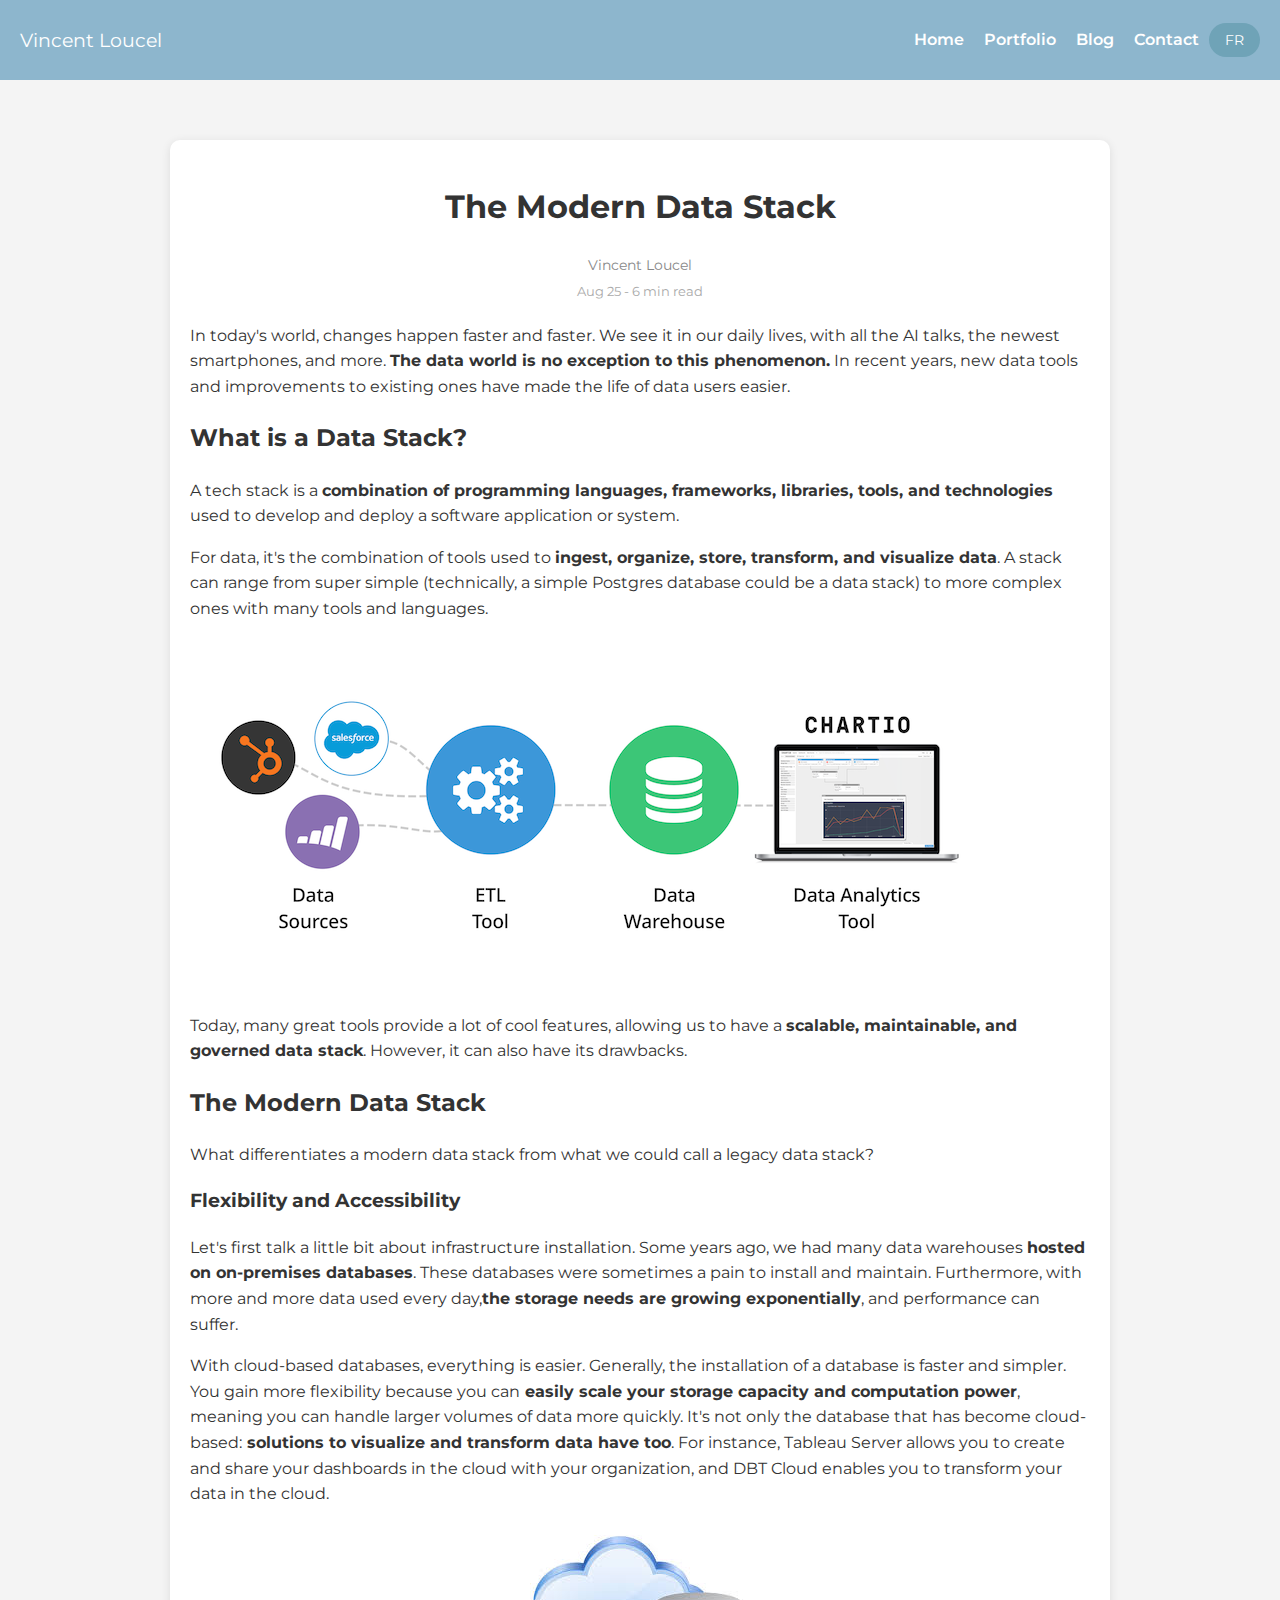
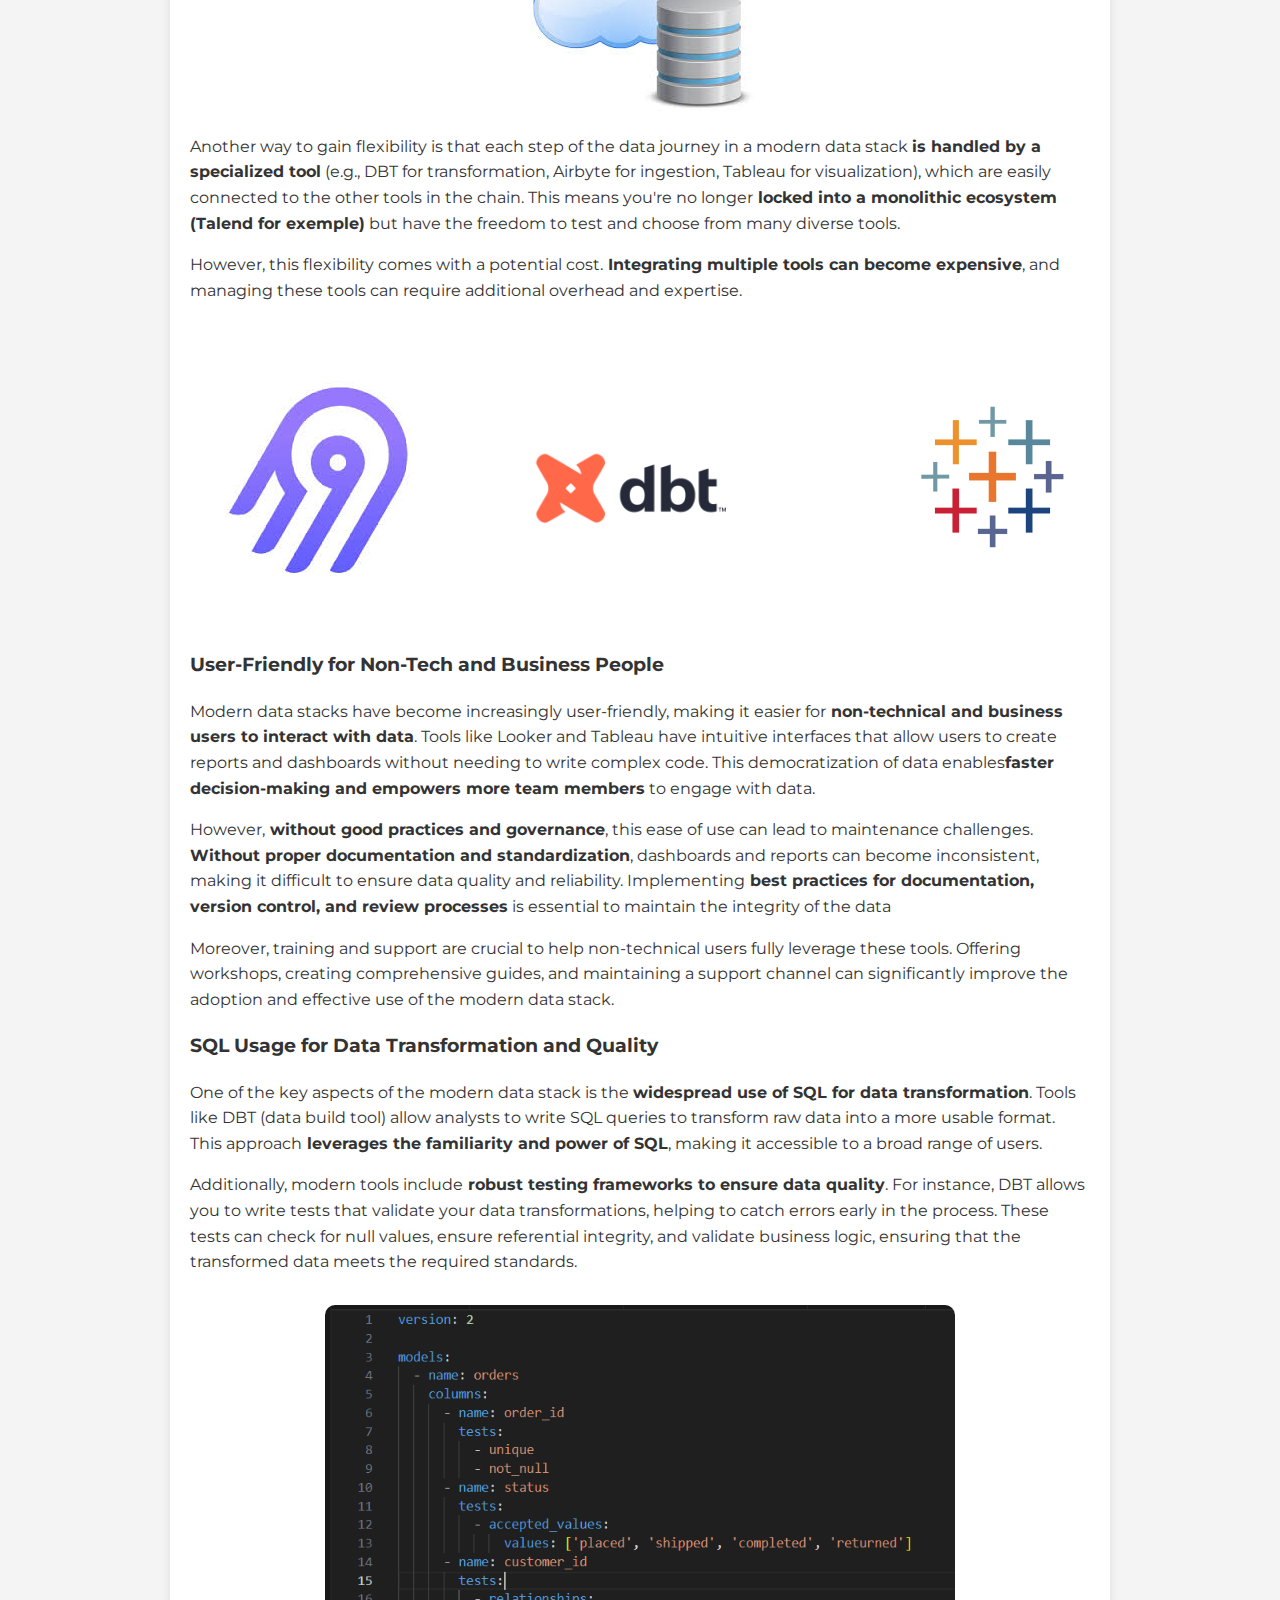
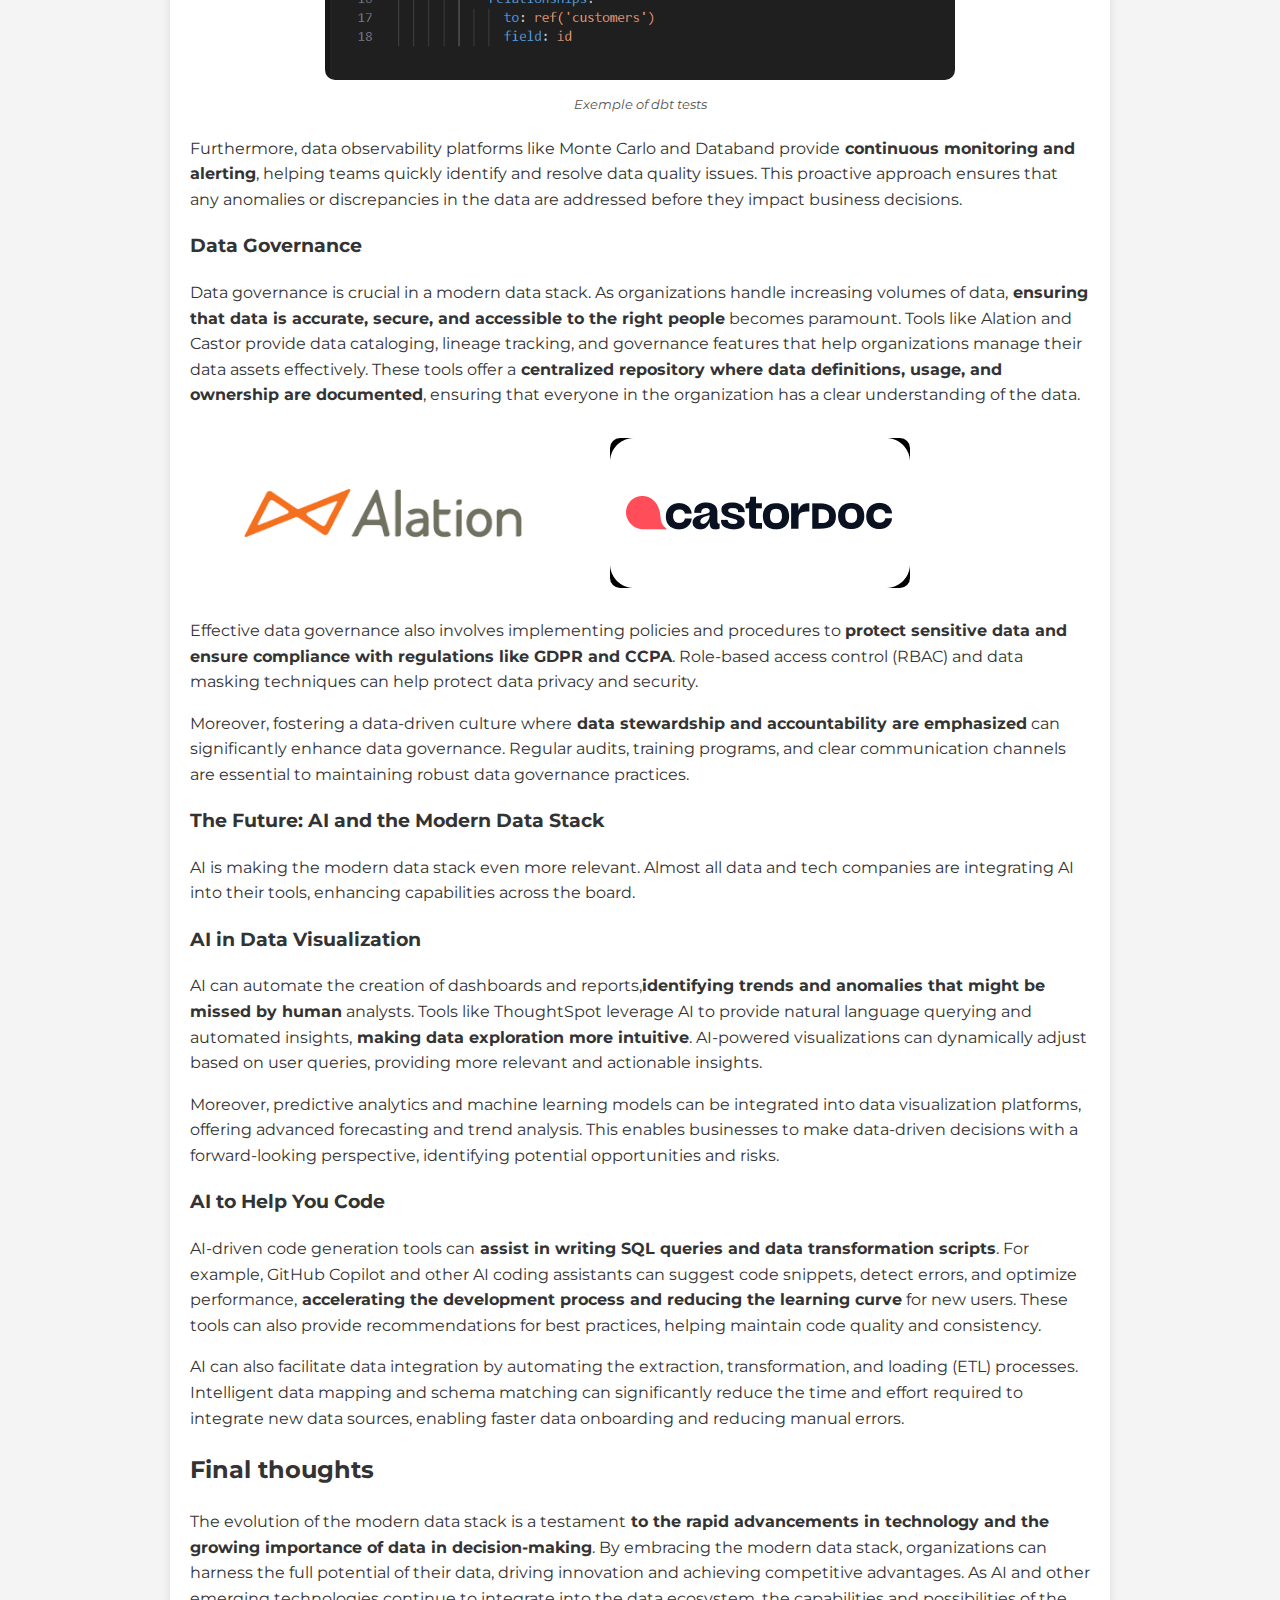
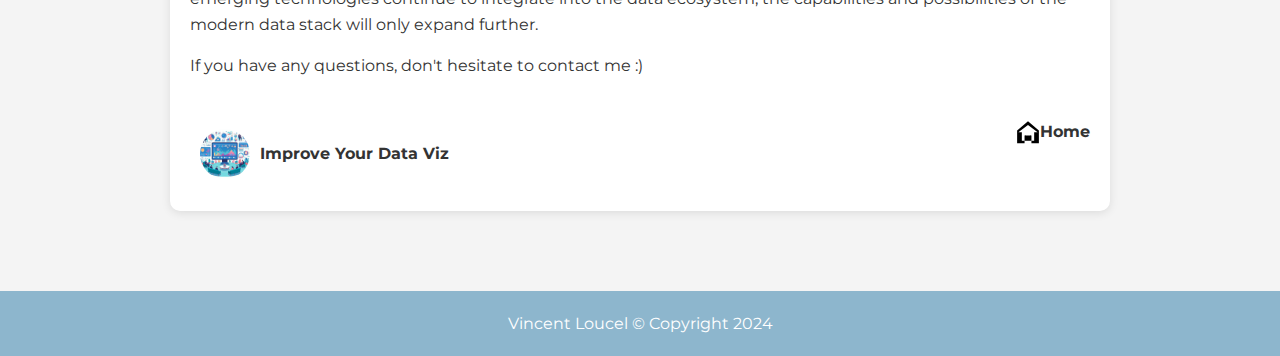
<file: blog/modern_data_stack.html>
<!DOCTYPE html>
<html lang="en">

<head>
    <meta charset="UTF-8">
    <meta name="viewport" content="width=device-width, initial-scale=1.0">
    <title>The Modern Data Stack</title>
    <link rel="stylesheet" href="../styles/styles.css">
    <link href="https://fonts.googleapis.com/css2?family=Montserrat:wght@400;600&display=swap" rel="stylesheet">
</head>

<body>
    <header>
        <div class="logo">
            Vincent Loucel
        </div>
        <nav>
            <ul>
                <li><a href="../index.html">Home</a></li>
                <li><a href="../portfolio.html">Portfolio</a></li>
                <li><a href="../blog.html">Blog</a></li>
                <li><a href="../contact.html">Contact</a></li>
            </ul>
            <button id="lang-switcher">FR</button>
        </nav>
    </header>

    <main>
        <div class="article-content">
            <div class="article-header">
                <h1 id="article-title">The Modern Data Stack</h1>
                <div class="article-author" id="article-author">Vincent Loucel</div>
                <div class="article-meta" id="article-meta">Aug 25 - 6 min read</div>
            </div>

            <p id="article-intro">In today's world, changes happen faster and faster. We see it in our daily lives, with all the AI talks, the newest smartphones, and more. <strong>The data world is no exception to this phenomenon.</strong> In recent years, new data tools and improvements to existing ones have made the life of data users easier.</p>

            <h2 id="section-1-title">What is a Data Stack?</h2>
            <p id="section-1-text">A tech stack is a <strong>combination of programming languages, frameworks, libraries, tools, and technologies</strong> used to develop and deploy a software application or system.</p>
            <p id="section-2-text">For data, it's the combination of tools used to <strong>ingest, organize, store, transform, and visualize data</strong>. A stack can range from super simple (technically, a simple Postgres database could be a data stack) to more complex ones with many tools and languages.</p>
            <img src="../images/blog/modern_data_stack/old_data_stack.png" alt="Old Data Stack Example" style="max-width:100%; margin:20px 0;">
            <p id="section-3-text">Today, many great tools provide a lot of cool features, allowing us to have a <strong>scalable, maintainable, and governed data stack</strong>. However, it can also have its drawbacks.</p>

            <h2 id="section-4-title">The Modern Data Stack</h2>
            <p id="section-4-text">What differentiates a modern data stack from what we could call a legacy data stack?</p>

            <h3 id="subsection-1-title">Flexibility and Accessibility</h3>
            <p id="subsection-1-text">Let's first talk a little bit about infrastructure installation. Some years ago, we had many data warehouses <strong>hosted on on-premises databases</strong>. These databases were sometimes a pain to install and maintain. Furthermore, with more and more data used every day,<strong>the storage needs are growing exponentially</strong>, and performance can suffer.</p>
            <p id="subsection-2-text">With cloud-based databases, everything is easier. Generally, the installation of a database is faster and simpler. You gain more flexibility because you can<strong> easily scale your storage capacity and computation power</strong>, meaning you can handle larger volumes of data more quickly. It's not only the database that has become cloud-based:<strong> solutions to visualize and transform data have too</strong>. For instance, Tableau Server allows you to create and share your dashboards in the cloud with your organization, and DBT Cloud enables you to transform your data in the cloud.</p>
            <img src="../images/blog/modern_data_stack/cloud_database.jpeg" alt="Cloud database Example" style="max-width:100%; margin:20px auto; display: block;">
            <p id="subsection-3-text">Another way to gain flexibility is that each step of the data journey in a modern data stack <strong> is handled by a specialized tool</strong> (e.g., DBT for transformation, Airbyte for ingestion, Tableau for visualization), which are easily connected to the other tools in the chain. This means you're no longer<strong> locked into a monolithic ecosystem (Talend for exemple)</strong> but have the freedom to test and choose from many diverse tools.</p>
            <p id="subsection-4-text">However, this flexibility comes with a potential cost.<strong> Integrating multiple tools can become expensive</strong>, and managing these tools can require additional overhead and expertise.</p>

            <!-- Adding the three images side by side -->
            <div class="image-row">
                <img src="../images/blog/modern_data_stack/airbyte.jpeg" alt="Airbyte" class="side-by-side-image">
                <img src="../images/blog/modern_data_stack/dbt.png" alt="DBT" class="side-by-side-image">
                <img src="../images/blog/modern_data_stack/tableau.png" alt="Tableau" class="side-by-side-image">
            </div>
            
            <h3 id="subsection-5-title">User-Friendly for Non-Tech and Business People</h3>
            <p id="subsection-5-text">Modern data stacks have become increasingly user-friendly, making it easier for<strong> non-technical and business users to interact with data</strong>. Tools like Looker and Tableau have intuitive interfaces that allow users to create reports and dashboards without needing to write complex code. This democratization of data enables<strong>faster decision-making and empowers more team members</strong> to engage with data.</p>
            <p id="subsection-6-text">However,<strong> without good practices and governance</strong>, this ease of use can lead to maintenance challenges.<strong> Without proper documentation and standardization</strong>, dashboards and reports can become inconsistent, making it difficult to ensure data quality and reliability. Implementing<strong> best practices for documentation, version control, and review processes</strong> is essential to maintain the integrity of the data</p>
            
            <p id="subsection-7-text">Moreover, training and support are crucial to help non-technical users fully leverage these tools. Offering workshops, creating comprehensive guides, and maintaining a support channel can significantly improve the adoption and effective use of the modern data stack.</p>

            <h3 id="subsection-8-title">SQL Usage for Data Transformation and Quality</h3>
            <p id="subsection-8-text">One of the key aspects of the modern data stack is the <strong> widespread use of SQL for data transformation</strong>. Tools like DBT (data build tool) allow analysts to write SQL queries to transform raw data into a more usable format. This approach<strong> leverages the familiarity and power of SQL</strong>, making it accessible to a broad range of users.</p>
            <p id="subsection-9-text">Additionally, modern tools include<strong> robust testing frameworks to ensure data quality</strong>. For instance, DBT allows you to write tests that validate your data transformations, helping to catch errors early in the process. These tests can check for null values, ensure referential integrity, and validate business logic, ensuring that the transformed data meets the required standards.</p>
            
            <div class="image-with-caption">
                <img src="../images/blog/modern_data_stack/ex_dbt_test.png" alt="Example of dbt tests">
                <p class="caption">Exemple of dbt tests</p>
            </div>            

            <p id="subsection-10-text">Furthermore, data observability platforms like Monte Carlo and Databand provide<strong> continuous monitoring and alerting</strong>, helping teams quickly identify and resolve data quality issues. This proactive approach ensures that any anomalies or discrepancies in the data are addressed before they impact business decisions.</p>

            <h3 id="subsection-11-title">Data Governance</h3>
            <p id="subsection-11-text">Data governance is crucial in a modern data stack. As organizations handle increasing volumes of data,<strong> ensuring that data is accurate, secure, and accessible to the right people</strong> becomes paramount. Tools like Alation and Castor provide data cataloging, lineage tracking, and governance features that help organizations manage their data assets effectively. These tools offer a<strong> centralized repository where data definitions, usage, and ownership are documented</strong>, ensuring that everyone in the organization has a clear understanding of the data.</p>

            <div class="image-row">
                <img src="../images/blog/modern_data_stack/alation.png" alt="Airbyte" class="side-by-side-image">
                <img src="../images/blog/modern_data_stack/castor_doc.png" alt="DBT" class="side-by-side-image">
            </div>


            <p id="subsection-12-text">Effective data governance also involves implementing policies and procedures to <strong>protect sensitive data and ensure compliance with regulations like GDPR and CCPA</strong>. Role-based access control (RBAC) and data masking techniques can help protect data privacy and security.</p>
            <p id="subsection-13-text">Moreover, fostering a data-driven culture where<strong> data stewardship and accountability are emphasized</strong> can significantly enhance data governance. Regular audits, training programs, and clear communication channels are essential to maintaining robust data governance practices.</p>

            <h3 id="subsection-14-title">The Future: AI and the Modern Data Stack</h3>
            <p id="subsection-14-text">AI is making the modern data stack even more relevant. Almost all data and tech companies are integrating AI into their tools, enhancing capabilities across the board.</p>

            <h3 id="subsection-15-title">AI in Data Visualization</h3>
            <p id="subsection-15-text">AI can automate the creation of dashboards and reports,<strong>identifying trends and anomalies that might be missed by human</strong>  analysts. Tools like ThoughtSpot leverage AI to provide natural language querying and automated insights,<strong> making data exploration more intuitive</strong>. AI-powered visualizations can dynamically adjust based on user queries, providing more relevant and actionable insights.</p>
            <p id="subsection-16-text">Moreover, predictive analytics and machine learning models can be integrated into data visualization platforms, offering advanced forecasting and trend analysis. This enables businesses to make data-driven decisions with a forward-looking perspective, identifying potential opportunities and risks.</p>

            <h3 id="subsection-17-title">AI to Help You Code</h3>
            <p id="subsection-17-text">AI-driven code generation tools can<strong> assist in writing SQL queries and data transformation scripts</strong>. For example, GitHub Copilot and other AI coding assistants can suggest code snippets, detect errors, and optimize performance,<strong> accelerating the development process and reducing the learning curve</strong> for new users. These tools can also provide recommendations for best practices, helping maintain code quality and consistency.</p>
            <p id="subsection-18-text">AI can also facilitate data integration by automating the extraction, transformation, and loading (ETL) processes. Intelligent data mapping and schema matching can significantly reduce the time and effort required to integrate new data sources, enabling faster data onboarding and reducing manual errors.</p>

            <h2 id="final-thoughts-title" class="final-thoughts">Final thoughts</h2>
            <p id="final-thoughts-text">The evolution of the modern data stack is a testament<strong> to the rapid advancements in technology and the growing importance of data in decision-making</strong>. By embracing the modern data stack, organizations can harness the full potential of their data, driving innovation and achieving competitive advantages. As AI and other emerging technologies continue to integrate into the data ecosystem, the capabilities and possibilities of the modern data stack will only expand further.</p>
            <p id="contact-text">If you have any questions, don't hesitate to contact me :)</p>

            <div class="article-navigation">
                <div class="previous-post">
                    <a href="improve_data_viz.html">
                        <img src="../images/blog/improve_data_viz.jpeg" alt="Previous Article Thumbnail">
                        <span>Improve Your Data Viz</span>
                    </a>
                </div>
                <div class="next-post">
                    <a href="../index.html">
                        <svg xmlns="http://www.w3.org/2000/svg" viewBox="0 0 64 64" width="24px" height="24px">
                            <path d="M32 3.313L3 27.823v33.864h19.813V41.176H41.18v20.51H61V27.823L32 3.313zM24.375 55.052V40.43h15.25v14.622H24.375zm33.25-22.197H48.44V55.052H38.064V40.43H25.94v14.622H15.565V32.855H6.375L32 13.553 57.625 32.855H57.625z"/>
                        </svg>
                        <span>Home</span>
                    </a>
                </div>
            </div>
        </div>
    </main>

    <footer>
        <div class="footer-center">
            Vincent Loucel &copy; Copyright 2024
        </div>
    </footer>
    

    <script>
        const translations = {
            en: {
                articleTitle: "The Modern Data Stack",
                articleAuthor: "Vincent Loucel",
                articleMeta: "Aug 25 - 6 min read",
                articleIntro: "In today's world, changes happen faster and faster. We see it in our daily lives, with all the AI talks, the newest smartphones, and more. <strong>The data world is no exception to this phenomenon.</strong> In recent years, new data tools and improvements to existing ones have made the life of data users easier.",
                section1Title: "What is a Data Stack?",
                section1Text: "A tech stack is a <strong>combination of programming languages, frameworks, libraries, tools, and technologies</strong> used to develop and deploy a software application or system.",
                section2Text: "For data, it's the combination of tools used to <strong>ingest, organize, store, transform, and visualize data</strong>. A stack can range from super simple (technically, a simple Postgres database could be a data stack) to more complex ones with many tools and languages.",
                section3Text: "Today, many great tools provide a lot of cool features, allowing us to have a <strong>scalable, maintainable, and governed data stack</strong>. However, it can also have its drawbacks.",
                section4Title: "The Modern Data Stack",
                section4Text: "What differentiates a modern data stack from what we could call a legacy data stack?",
                subsection1Title: "Flexibility and Accessibility",
                subsection1Text: "Let's first talk a little bit about infrastructure installation. Some years ago, we had many data warehouses <strong>hosted on on-premises databases</strong>. These databases were sometimes a pain to install and maintain. Furthermore, with more and more data used every day,<strong>the storage needs are growing exponentially</strong>, and performance can suffer.",
                subsection2Text: "With cloud-based databases, everything is easier. Generally, the installation of a database is faster and simpler. You gain more flexibility because you can<strong> easily scale your storage capacity and computation power</strong>, meaning you can handle larger volumes of data more quickly. It's not only the database that has become cloud-based:<strong> solutions to visualize and transform data have too</strong>. For instance, Tableau Server allows you to create and share your dashboards in the cloud with your organization, and DBT Cloud enables you to transform your data in the cloud.",
                subsection3Text: "Another way to gain flexibility is that each step of the data journey in a modern data stack <strong> is handled by a specialized tool</strong> (e.g., DBT for transformation, Airbyte for ingestion, Tableau for visualization), which are easily connected to the other tools in the chain. This means you're no longer<strong> locked into a monolithic ecosystem (Talend for exemple)</strong> but have the freedom to test and choose from many diverse tools.",
                subsection4Text: "However, this flexibility comes with a potential cost.<strong> Integrating multiple tools can become expensive</strong>, and managing these tools can require additional overhead and expertise.",
                subsection5Title: "User-Friendly for Non-Tech and Business People",
                subsection5Text: "Modern data stacks have become increasingly user-friendly, making it easier for<strong> non-technical and business users to interact with data</strong>. Tools like Looker and Tableau have intuitive interfaces that allow users to create reports and dashboards without needing to write complex code. This democratization of data enables<strong>faster decision-making and empowers more team members</strong> to engage with data.",
                subsection6Text: "However,<strong> without good practices and governance</strong>, this ease of use can lead to maintenance challenges.<strong> Without proper documentation and standardization</strong>, dashboards and reports can become inconsistent, making it difficult to ensure data quality and reliability. Implementing<strong> best practices for documentation, version control, and review processes</strong> is essential to maintain the integrity of the data",
                subsection7Text: "Moreover, training and support are crucial to help non-technical users fully leverage these tools. Offering workshops, creating comprehensive guides, and maintaining a support channel can significantly improve the adoption and effective use of the modern data stack.",
                subsection8Title: "SQL Usage for Data Transformation and Quality",
                subsection8Text: "One of the key aspects of the modern data stack is the <strong> widespread use of SQL for data transformation</strong>. Tools like DBT (data build tool) allow analysts to write SQL queries to transform raw data into a more usable format. This approach<strong> leverages the familiarity and power of SQL</strong>, making it accessible to a broad range of users.",
                subsection9Text: "Additionally, modern tools include<strong> robust testing frameworks to ensure data quality</strong>. For instance, DBT allows you to write tests that validate your data transformations, helping to catch errors early in the process. These tests can check for null values, ensure referential integrity, and validate business logic, ensuring that the transformed data meets the required standards.",
                subsection10Text: "Furthermore, data observability platforms like Monte Carlo and Databand provide<strong> continuous monitoring and alerting</strong>, helping teams quickly identify and resolve data quality issues. This proactive approach ensures that any anomalies or discrepancies in the data are addressed before they impact business decisions.",
                subsection11Title: "Data Governance",
                subsection11Text: "Data governance is crucial in a modern data stack. As organizations handle increasing volumes of data,<strong> ensuring that data is accurate, secure, and accessible to the right people</strong> becomes paramount. Tools like Alation and Castor provide data cataloging, lineage tracking, and governance features that help organizations manage their data assets effectively. These tools offer a<strong> centralized repository where data definitions, usage, and ownership are documented</strong>, ensuring that everyone in the organization has a clear understanding of the data.",
                subsection12Text: "Effective data governance also involves implementing policies and procedures to<strong> protect sensitive data and ensure compliance with regulations like GDPR and CCPA</strong>. Role-based access control (RBAC) and data masking techniques can help protect data privacy and security.",
                subsection13Text: "Moreover, fostering a data-driven culture where<strong> data stewardship and accountability are emphasized</strong> can significantly enhance data governance. Regular audits, training programs, and clear communication channels are essential to maintaining robust data governance practices.",
                subsection14Title: "The Future: AI and the Modern Data Stack",
                subsection14Text: "AI is making the modern data stack even more relevant. Almost all data and tech companies are integrating AI into their tools, enhancing capabilities across the board.",
                subsection15Title: "AI in Data Visualization",
                subsection15Text: "AI can automate the creation of dashboards and reports,<strong>identifying trends and anomalies that might be missed by human</strong>  analysts. Tools like ThoughtSpot leverage AI to provide natural language querying and automated insights,<strong> making data exploration more intuitive</strong>. AI-powered visualizations can dynamically adjust based on user queries, providing more relevant and actionable insights.",
                subsection16Text: "Moreover, predictive analytics and machine learning models can be integrated into data visualization platforms, offering advanced forecasting and trend analysis. This enables businesses to make data-driven decisions with a forward-looking perspective, identifying potential opportunities and risks.",
                subsection17Title: "AI to Help You Code",
                subsection17Text: "AI-driven code generation tools can<strong> assist in writing SQL queries and data transformation scripts</strong>. For example, GitHub Copilot and other AI coding assistants can suggest code snippets, detect errors, and optimize performance,<strong> accelerating the development process and reducing the learning curve</strong> for new users. These tools can also provide recommendations for best practices, helping maintain code quality and consistency.",
                subsection18Text: "AI can also facilitate data integration by automating the extraction, transformation, and loading (ETL) processes. Intelligent data mapping and schema matching can significantly reduce the time and effort required to integrate new data sources, enabling faster data onboarding and reducing manual errors.",
                finalThoughtsTitle: "Final thoughts",
                finalThoughtsText: "The evolution of the modern data stack is a testament<strong> to the rapid advancements in technology and the growing importance of data in decision-making</strong>. By embracing the modern data stack, organizations can harness the full potential of their data, driving innovation and achieving competitive advantages. As AI and other emerging technologies continue to integrate into the data ecosystem, the capabilities and possibilities of the modern data stack will only expand further.",
                contactText: "If you have any questions, don't hesitate to contact me :)"
            },
            fr: {
                articleTitle: "La stack de données moderne",
                articleAuthor: "Vincent Loucel",
                articleMeta: "25 Août - 6 min de lecture",
                articleIntro: "Dans le monde d'aujourd'hui, les changements se produisent de plus en plus vite. Nous le voyons dans notre vie quotidienne, avec toutes les discussions sur l'IA, les smartphones les plus récents, et plus encore.<strong> Le monde des données ne fait pas exception à ce phénomène</strong>. Ces dernières années, de nouveaux outils de données et des améliorations des outils existants ont facilité la vie des utilisateurs de données.",
                section1Title: "Qu'est-ce qu'une stack de données?",
                section1Text: "Une stack technologique est une <strong>combinaison de langages de programmation, de frameworks, de bibliothèques, d'outils et de technologies</strong> utilisés pour développer et déployer une application ou un système logiciel.",
                section2Text: "Pour les données, c'est la combinaison d'outils utilisés pour <strong> ingérer, organiser, stocker, transformer et visualiser les données</strong>. Une stack peut aller de très simple (techniquement, une simple base de données Postgres pourrait être une stack de données) à des stacks plus complexes avec de nombreux outils et langages.",
                section3Text: "Aujourd'hui, de nombreux outils géniaux offrent de nombreuses fonctionnalités intéressantes, nous permettant d'avoir une <strong> Data stack évolutive, maintenable et gouvernée</strong>. Cependant, elle peut aussi avoir ses inconvénients.",
                section4Title: "La Data stack moderne",
                section4Text: "Qu'est-ce qui différencie une stack de données moderne de ce que nous pourrions appeler une stack de données héritée?",
                subsection1Title: "Flexibilité et Accessibilité",
                subsection1Text: "Parlons d'abord un peu de l'installation de l'infrastructure. Il y a quelques années, nous avions de nombreux entrepôts de données <strong>hébergés sur des bases de données sur site</strong>. Ces bases de données étaient parfois difficiles à installer et à maintenir. De plus, avec l'utilisation de plus en plus de données chaque jour, <strong>les besoins en stockage augmentent de façon exponentielle et les performances peuvent en souffrir</strong>.",
                subsection2Text: "Avec les bases de données basées sur le cloud, tout est plus facile. En général, l'installation d'une base de données est plus rapide et plus simple. Vous gagnez en flexibilité car vous pouvez facilement <strong>augmenter votre capacité de stockage et votre puissance de calcul</strong>, ce qui signifie que vous pouvez traiter de plus grands volumes de données plus rapidement. Ce n'est pas seulement les bases de données qui sont devenues basée sur le cloud : <strong>les solutions de Data visualisation et de transformation des données le sont aussi</strong>. Par exemple, Tableau Server vous permet de créer et de partager vos tableaux de bord dans le cloud avec votre organisation, et DBT Cloud vous permet de transformer vos données dans le cloud.",
                subsection3Text: "Une autre façon de gagner en flexibilité est que chaque étape du parcours de la donnée dans une Data stack moderne <strong>est gérée par un outil spécialisé</strong> (par exemple, DBT pour la transformation, Airbyte pour l'ingestion, Tableau pour la visualisation), qui sont facilement connectés aux autres outils de la chaîne. Cela signifie que vous <strong>n'êtes plus enfermé dans un écosystème monolithique</strong> (Talend par exemple), mais que vous avez la liberté de tester et de choisir parmi de nombreux outils divers.",
                subsection4Text: "Cependant, cette flexibilité a un coût potentiel. <strong>L'intégration de plusieurs outils peut devenir coûteuse</strong>, et la gestion de ces outils peut nécessiter des frais généraux supplémentaires et une expertise.",
                subsection5Title: "Convivial pour les personnes non techniques et les entreprises",
                subsection5Text: "Les stacks de données modernes sont devenues de plus en plus conviviales, ce <strong>qui facilite pour les utilisateurs non techniques et et utilisateurs métier l'usage des données</strong>. Des outils comme Looker et Tableau ont des interfaces intuitives qui permettent aux utilisateurs de créer des rapports et des tableaux de bord sans avoir besoin d'écrire un code complexe. Cette démocratisation des données permet<strong> une prise de décision plus rapide et permet à plus de membres de l'équipe de s'engager avec les données</strong>.",
                subsection6Text: "Cependant, <strong>sans de bonnes pratiques et une bonne data gouvernance</strong>, cette facilité d'utilisation peut entraîner des défis de maintenance. Sans une documentation et une standardisation appropriées, les tableaux de bord et les rapports peuvent devenir incohérents, ce qui rend difficile la garantie de la qualité et de la fiabilité des données. <strong>La mise en œuvre des meilleures pratiques en matière de documentation, de contrôle de version et de processus de révision </strong>est essentielle pour maintenir l'intégrité des données.",
                subsection7Text: "De plus, la formation et le support sont essentiels pour aider les utilisateurs non techniques à tirer pleinement parti de ces outils. Offrir des ateliers, créer des guides complets et maintenir un canal de support peuvent grandement améliorer l'adoption et l'utilisation efficace de la stack de données moderne.",
                subsection8Title: "Utilisation de SQL pour la transformation et la qualité des données",
                subsection8Text: "L'un des aspects clés de la stack de données moderne est  <strong>l'utilisation généralisée de SQL pour la transformation des données </strong>. Des outils comme DBT (data build tool) permettent aux analystes d'écrire des requêtes SQL pour transformer les données brutes en un format plus utilisable. Cette approche tire parti <strong>de la simplicité et de la puissance de SQL</strong>, la rendant accessible à un large éventail d'utilisateurs.",
                subsection9Text: "De plus, les outils modernes incluent <strong>des frameworks de test robustes pour garantir la qualité des données</strong>. Par exemple, DBT vous permet d'écrire des tests qui valident vos transformations de données, aidant à détecter les erreurs dès le début du processus. Ces tests peuvent vérifier les valeurs nulles, assurer l'intégrité référentielle et valider la logique métier, garantissant que les données transformées répondent aux normes requises.",
                subsection10Text: "En outre, les plateformes d'observabilité des données comme Monte Carlo et Databand <strong>offrent une surveillance continue et des alertes</strong>, aidant les équipes à identifier et à résoudre rapidement les problèmes de qualité des données. Cette approche proactive garantit que toute anomalie ou divergence dans les données est traitée avant d'affecter les décisions commerciales.",
                subsection11Title: "Gouvernance des données",
                subsection11Text: "La gouvernance des données est cruciale dans une stack de données moderne. À mesure que les organisations traitent des volumes de données de plus en plus importants, il devient <strong>primordial de garantir que les données sont exactes, sécurisées et accessibles aux bonnes personnes</strong>. Des outils comme Alation et Castor offrent des fonctionnalités de catalogage des données, de suivi de l'origine et de gouvernance qui aident les organisations à gérer efficacement leurs actifs de données. Ces outils offrent un référentiel centralisé où les définitions des données, leur utilisation et leur propriété sont documentées, garantissant que tout le monde dans l'organisation a une compréhension claire des données.",
                subsection12Text: "Une gouvernance des données efficace implique également la mise en œuvre de politiques et de procédures pour <strong>protéger les données sensibles et assurer la conformité aux réglementations telles que le RGPD et la CCPA</strong>. Le contrôle d'accès basé sur les rôles (RBAC) et les techniques de masquage des données peuvent aider à protéger la confidentialité et la sécurité des données.",
                subsection13Text: "De plus, favoriser une culture axée sur les données où <strong>la gestion des données et la responsabilité sont mises en avant</strong> peut grandement améliorer la gouvernance des données. Les audits réguliers, les programmes de formation et les canaux de communication clairs sont essentiels pour maintenir des pratiques robustes de gouvernance des données.",
                subsection14Title: "L'avenir : l'IA et la stack de données moderne",
                subsection14Text: "L'IA rend la stack de données moderne encore plus pertinente. Presque toutes les entreprises de données et de technologie intègrent l'IA dans leurs outils, améliorant ainsi les capacités de tous.",
                subsection15Title: "L'IA dans la visualisation des données",
                subsection15Text: "L'IA peut automatiser la création de tableaux de bord et de rapports,<strong> en identifiant les tendances et les anomalies qui pourraient échapper à l'oeil humain</strong>. Des outils comme ThoughtSpot exploitent l'IA pour fournir des requêtes en langage naturel et des insights automatisés,<strong> rendant l'exploration des données plus intuitive</strong>. Les visualisations alimentées par l'IA peuvent s'ajuster dynamiquement en fonction des requêtes des utilisateurs, offrant des insights plus pertinents et exploitables.",
                subsection16Text: "De plus, l'analyse prédictive et les modèles d'apprentissage automatique peuvent être intégrés dans les plateformes de visualisation des données, offrant une prévision avancée et une analyse des tendances. Cela permet aux entreprises de prendre des décisions basées sur les données avec une perspective orientée vers l'avenir, en identifiant les opportunités et les risques potentiels.",
                subsection17Title: "L'IA pour vous aider à coder",
                subsection17Text: "Les outils de génération de code assistés par l'IA peuvent<strong> aider à écrire des requêtes SQL et des scripts de transformation de données</strong>. Par exemple, GitHub Copilot et d'autres assistants de codage alimentés par l'IA peuvent suggérer des extraits de code, détecter des erreurs et optimiser les performances, accélérant ainsi le processus de développement et réduisant la courbe d'apprentissage pour les nouveaux utilisateurs. Ces outils peuvent également fournir des recommandations pour les meilleures pratiques, aidant à maintenir la qualité et la cohérence du code.",
                subsection18Text: "L'IA peut également faciliter l'intégration des données en automatisant les processus d'extraction, de transformation et de chargement (ETL). Le mappage intelligent des données et la correspondance des schémas peuvent réduire considérablement le temps et les efforts nécessaires à l'intégration de nouvelles sources de données, permettant un onboarding plus rapide des données et réduisant les erreurs manuelles.",
                finalThoughtsTitle: "Dernières réflexions",
                finalThoughtsText: "L'évolution de la stack de données moderne <strong>témoigne des progrès rapides de la technologie et de l'importance croissante des données dans la prise de décision</strong>. En adoptant la stack de données moderne, les organisations peuvent exploiter tout le potentiel de leurs données, stimuler l'innovation et obtenir des avantages concurrentiels. À mesure que l'IA et d'autres technologies émergentes continuent de s'intégrer dans l'écosystème des données, les capacités et les possibilités de la stack de données moderne ne feront que s'élargir davantage.",
                contactText: "Si vous avez des questions, n'hésitez pas à me contacter :)"
            }
        };

        document.getElementById('lang-switcher').addEventListener('click', function () {
            const currentLang = document.documentElement.lang === 'en' ? 'fr' : 'en';
            document.documentElement.lang = currentLang;

            const translation = translations[currentLang];
            document.getElementById('article-title').innerHTML = translation.articleTitle;
            document.getElementById('article-author').innerHTML = translation.articleAuthor;
            document.getElementById('article-meta').innerHTML = translation.articleMeta;
            document.getElementById('article-intro').innerHTML = translation.articleIntro;
            document.getElementById('section-1-title').innerHTML = translation.section1Title;
            document.getElementById('section-1-text').innerHTML = translation.section1Text;
            document.getElementById('section-2-text').innerHTML = translation.section2Text;
            document.getElementById('section-3-text').innerHTML = translation.section3Text;
            document.getElementById('section-4-title').innerHTML = translation.section4Title;
            document.getElementById('section-4-text').innerHTML = translation.section4Text;
            document.getElementById('subsection-1-title').innerHTML = translation.subsection1Title;
            document.getElementById('subsection-1-text').innerHTML = translation.subsection1Text;
            document.getElementById('subsection-2-text').innerHTML = translation.subsection2Text;
            document.getElementById('subsection-3-text').innerHTML = translation.subsection3Text;
            document.getElementById('subsection-4-text').innerHTML = translation.subsection4Text;
            document.getElementById('subsection-5-title').innerHTML = translation.subsection5Title;
            document.getElementById('subsection-5-text').innerHTML = translation.subsection5Text;
            document.getElementById('subsection-6-text').innerHTML = translation.subsection6Text;
            document.getElementById('subsection-7-text').innerHTML = translation.subsection7Text;
            document.getElementById('subsection-8-title').innerHTML = translation.subsection8Title;
            document.getElementById('subsection-8-text').innerHTML = translation.subsection8Text;
            document.getElementById('subsection-9-text').innerHTML = translation.subsection9Text;
            document.getElementById('subsection-10-text').innerHTML = translation.subsection10Text;
            document.getElementById('subsection-11-title').innerHTML = translation.subsection11Title;
            document.getElementById('subsection-11-text').innerHTML = translation.subsection11Text;
            document.getElementById('subsection-12-text').innerHTML = translation.subsection12Text;
            document.getElementById('subsection-13-text').innerHTML = translation.subsection13Text;
            document.getElementById('subsection-14-title').innerHTML = translation.subsection14Title;
            document.getElementById('subsection-14-text').innerHTML = translation.subsection14Text;
            document.getElementById('subsection-15-title').innerHTML = translation.subsection15Title;
            document.getElementById('subsection-15-text').innerHTML = translation.subsection15Text;
            document.getElementById('subsection-16-text').innerHTML = translation.subsection16Text;
            document.getElementById('subsection-17-title').innerHTML = translation.subsection17Title;
            document.getElementById('subsection-17-text').innerHTML = translation.subsection17Text;
            document.getElementById('subsection-18-text').innerHTML = translation.subsection18Text;
            document.getElementById('final-thoughts-title').innerHTML = translation.finalThoughtsTitle;
            document.getElementById('final-thoughts-text').innerHTML = translation.finalThoughtsText;
            document.getElementById('contact-text').innerHTML = translation.contactText;

            this.textContent = currentLang === 'en' ? 'FR' : 'EN';
        });
    </script>
</body>

</html>
</file>
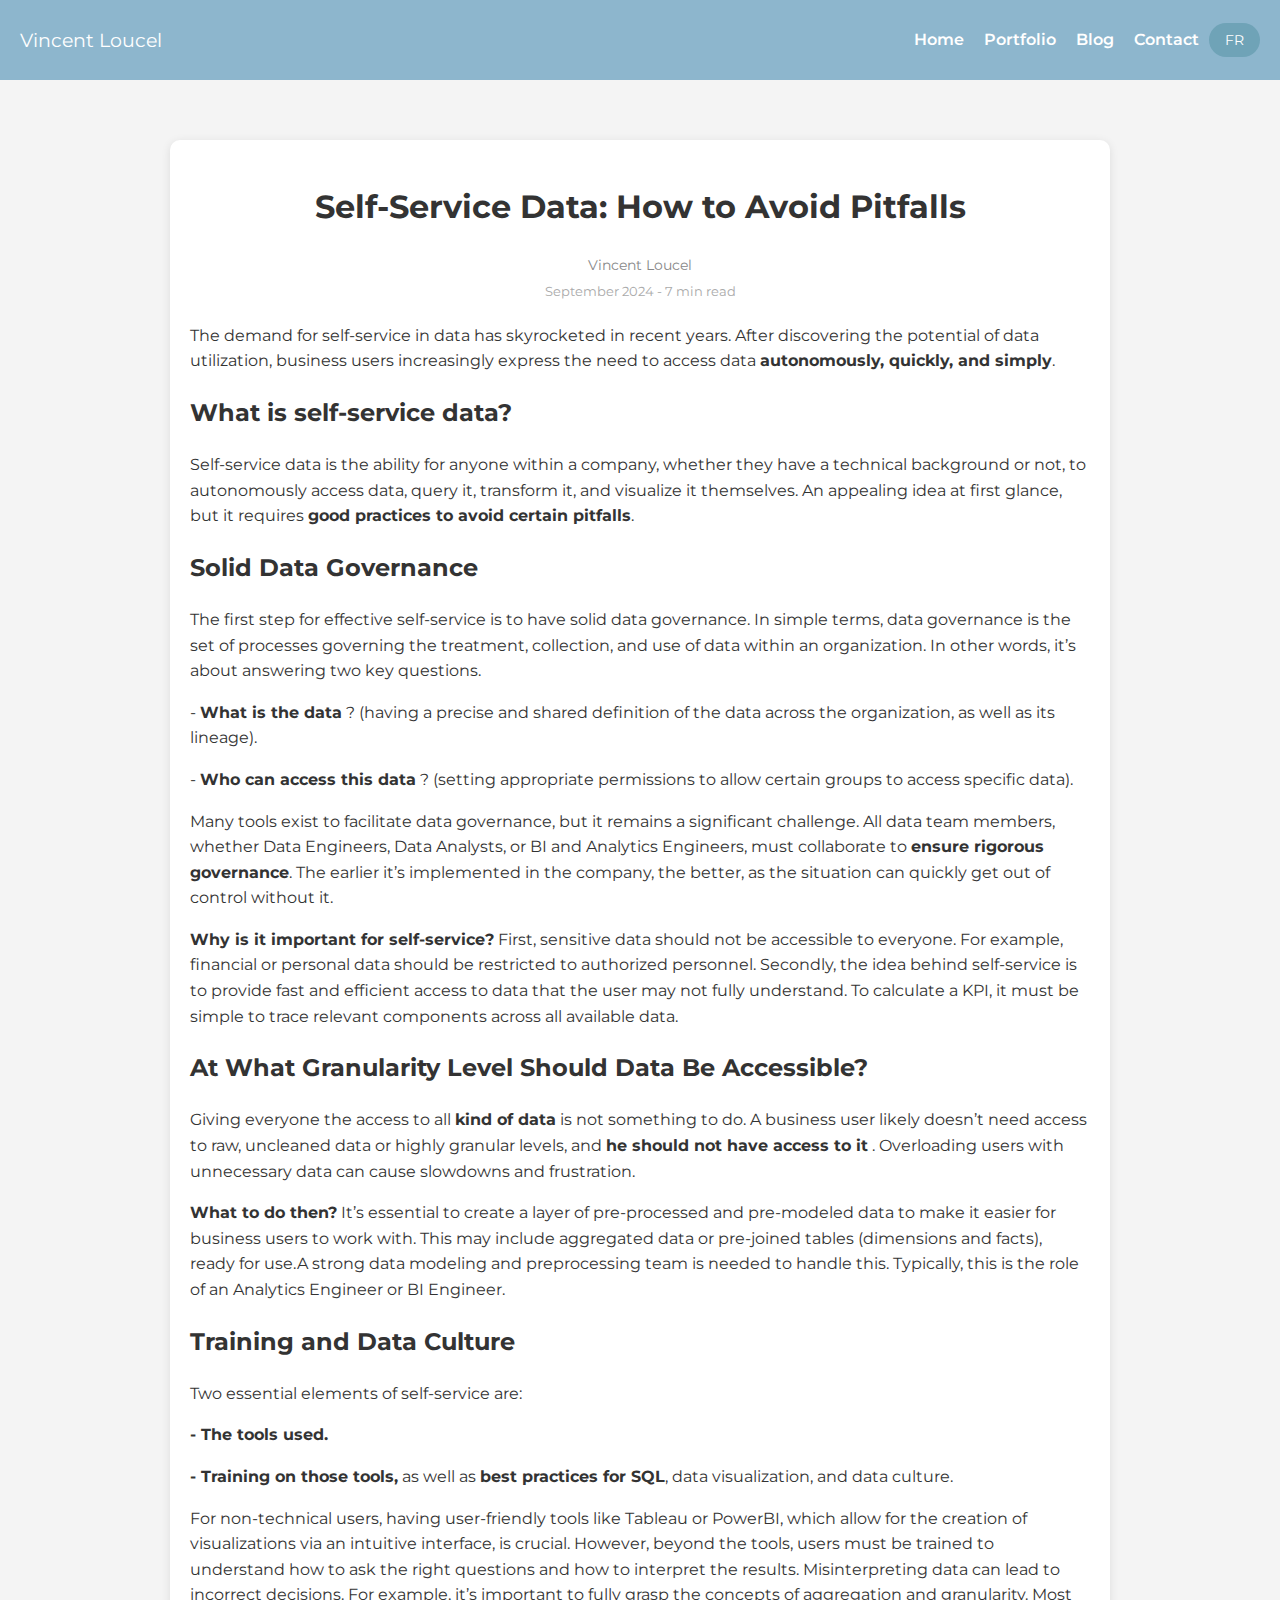
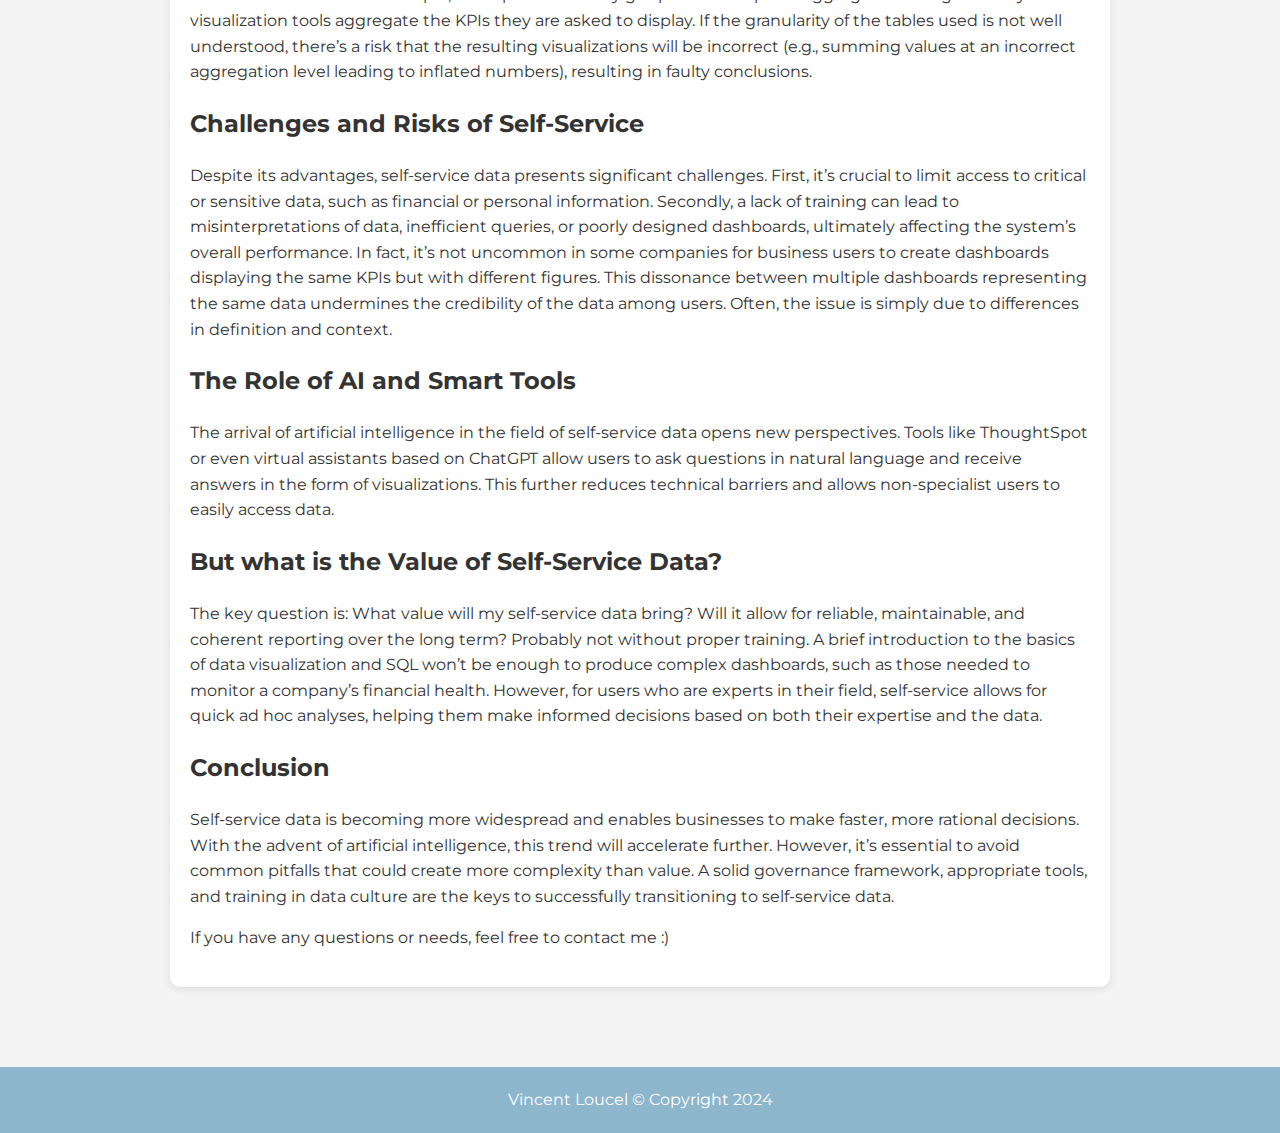
<file: blog/self_service_data.html>
<!DOCTYPE html>
<html lang="en">

<head>
    <meta charset="UTF-8">
    <meta name="viewport" content="width=device-width, initial-scale=1.0">
    <title>Self-Service Data: How to Avoid Pitfalls</title>
    <link rel="stylesheet" href="../styles/styles.css">
    <link href="https://fonts.googleapis.com/css2?family=Montserrat:wght@400;600&display=swap" rel="stylesheet">
</head>

<body>
    <header>
        <div class="logo">
            Vincent Loucel
        </div>
        <nav>
            <ul>
                <li><a href="../index.html">Home</a></li>
                <li><a href="../portfolio.html">Portfolio</a></li>
                <li><a href="../blog.html">Blog</a></li>
                <li><a href="../contact.html">Contact</a></li>
            </ul>
            <button id="lang-switcher">FR</button>
        </nav>
    </header>

    <main>
        <div class="article-content">
            <div class="article-header">
                <h1 id="article-title">Self-Service Data: How to Avoid Pitfalls</h1>
                <div class="article-author" id="article-author">Vincent Loucel</div>
                <div class="article-meta" id="article-meta">September 2024 - 7 min read</div>
            </div>

            <p id="article-intro">The demand for self-service in data has skyrocketed in recent years. After discovering the potential of data utilization, business users increasingly express the need to access data <strong>autonomously, quickly, and simply</strong>.</p>

            <h2 id="section-1-title">What is self-service data?</h2>
            <p id="section-1-text">Self-service data is the ability for anyone within a company, whether they have a technical background or not, to autonomously access data, query it, transform it, and visualize it themselves. An appealing idea at first glance, but it requires <strong>good practices to avoid certain pitfalls</strong>.</p>

            <h2 id="section-2-title">Solid Data Governance</h2>
            <p id="section-2-text">The first step for effective self-service is to have solid data governance. In simple terms, data governance is the set of processes governing the treatment, collection, and use of data within an organization. In other words, it’s about answering two key questions.</p>
            <p id="section-2b-text">- <strong>What is the data</strong> ? (having a precise and shared definition of the data across the organization, as well as its lineage).</p>
            <p id="section-2c-text">- <strong>Who can access this data</strong> ? (setting appropriate permissions to allow certain groups to access specific data).</p>

            <p id="section-3-text">Many tools exist to facilitate data governance, but it remains a significant challenge. All data team members, whether Data Engineers, Data Analysts, or BI and Analytics Engineers, must collaborate to <strong> ensure rigorous governance</strong>. The earlier it’s implemented in the company, the better, as the situation can quickly get out of control without it.</p>
            <p id="section-3b-text"> <strong>Why is it important for self-service?</strong> First, sensitive data should not be accessible to everyone. For example, financial or personal data should be restricted to authorized personnel. Secondly, the idea behind self-service is to provide fast and efficient access to data that the user may not fully understand. To calculate a KPI, it must be simple to trace relevant components across all available data.</p>
            
            <h2 id="section-4-title">At What Granularity Level Should Data Be Accessible?</h2>
            <p id="section-4-text">Giving everyone the access to all <strong> kind of data</strong>  is not something to do. A business user likely doesn’t need access to raw, uncleaned data or highly granular levels, and <strong>he should not have access to it</strong> . Overloading users with unnecessary data can cause slowdowns and frustration.</p>

            <p id="section-5-text"><strong>What to do then?</strong> It’s essential to create a layer of pre-processed and pre-modeled data to make it easier for business users to work with. This may include aggregated data or pre-joined tables (dimensions and facts), ready for use.A strong data modeling and preprocessing team is needed to handle this. Typically, this is the role of an Analytics Engineer or BI Engineer.</p>

            <h2 id="section-6-title">Training and Data Culture</h2>
            <p id="section-6-text">Two essential elements of self-service are:</p>
            <p id="section-6b-text"><strong>- The tools used.</strong> </p>
            <p id="section-6c-text"><strong>- Training on those tools,</strong> as well as <strong> best practices for SQL</strong>, data visualization, and data culture.</p>

            <p id="section-7-text">For non-technical users, having user-friendly tools like Tableau or PowerBI, which allow for the creation of visualizations via an intuitive interface, is crucial. However, beyond the tools, users must be trained to understand how to ask the right questions and how to interpret the results. Misinterpreting data can lead to incorrect decisions. For example, it’s important to fully grasp the concepts of aggregation and granularity. Most visualization tools aggregate the KPIs they are asked to display. If the granularity of the tables used is not well understood, there’s a risk that the resulting visualizations will be incorrect (e.g., summing values at an incorrect aggregation level leading to inflated numbers), resulting in faulty conclusions.</p>

            <h2 id="section-9-title">Challenges and Risks of Self-Service</h2>
            <p id="section-9-text">Despite its advantages, self-service data presents significant challenges. First, it’s crucial to limit access to critical or sensitive data, such as financial or personal information. Secondly, a lack of training can lead to misinterpretations of data, inefficient queries, or poorly designed dashboards, ultimately affecting the system’s overall performance. In fact, it’s not uncommon in some companies for business users to create dashboards displaying the same KPIs but with different figures. This dissonance between multiple dashboards representing the same data undermines the credibility of the data among users. Often, the issue is simply due to differences in definition and context.</p>

            <h2 id="section-11-title">The Role of AI and Smart Tools</h2>
            <p id="section-11-text">The arrival of artificial intelligence in the field of self-service data opens new perspectives. Tools like ThoughtSpot or even virtual assistants based on ChatGPT allow users to ask questions in natural language and receive answers in the form of visualizations. This further reduces technical barriers and allows non-specialist users to easily access data.</p>

            <h2 id="section-14-title"> But what is the Value of Self-Service Data?</h2>
            <p id="section-14-text">The key question is: What value will my self-service data bring? Will it allow for reliable, maintainable, and coherent reporting over the long term? Probably not without proper training. A brief introduction to the basics of data visualization and SQL won’t be enough to produce complex dashboards, such as those needed to monitor a company’s financial health. However, for users who are experts in their field, self-service allows for quick ad hoc analyses, helping them make informed decisions based on both their expertise and the data.</p>

            <h2 id="section-15-title">Conclusion</h2>
            <p id="section-15-text">Self-service data is becoming more widespread and enables businesses to make faster, more rational decisions. With the advent of artificial intelligence, this trend will accelerate further. However, it’s essential to avoid common pitfalls that could create more complexity than value. A solid governance framework, appropriate tools, and training in data culture are the keys to successfully transitioning to self-service data.</p>

            <p id="section-16-text">If you have any questions or needs, feel free to contact me :)</p>
        </div>
    </main>

    <footer>
        <div class="footer-center">
            Vincent Loucel &copy; Copyright 2024
        </div>
    </footer>

    <script>
        const translations = {
            en: {
                articleTitle: "Self-Service Data: How to Avoid Pitfalls",
                articleAuthor: "Vincent Loucel",
                articleMeta: "September 2024 - 7 min read",
                articleIntro: "The demand for self-service in data has skyrocketed in recent years. After discovering the potential of data utilization, business users increasingly express the need to access data <strong>autonomously, quickly, and simply</strong>.",
                section1Title: "What is self-service data?",
                section1Text: "Self-service data is the ability for anyone within a company, whether they have a technical background or not, to autonomously access data, query it, transform it, and visualize it themselves. An appealing idea at first glance, but it requires <strong>good practices to avoid certain pitfalls</strong>.",
                section2Title: "Solid Data Governance",
                section2Text: "The first step for effective self-service is to have solid data governance. In simple terms, data governance is the set of processes governing the treatment, collection, and use of data within an organization. In other words, it’s about answering two key questions:",
                section2bText: "- <strong>What is the data</strong>? (having a precise and shared definition of the data across the organization, as well as its lineage).",
                section2cText: "- <strong>Who can access this data</strong>? (setting appropriate permissions to allow certain groups to access specific data).",
                section3Text: "Many tools exist to facilitate data governance, but it remains a significant challenge. All data team members, whether Data Engineers, Data Analysts, or BI and Analytics Engineers, must collaborate to <strong>ensure rigorous governance</strong>. The earlier it’s implemented in the company, the better, as the situation can quickly get out of control without it.",
                section3bText: "<strong>Why is it important for self-service?</strong> First, sensitive data should not be accessible to everyone. For example, financial or personal data should be restricted to authorized personnel. Secondly, the idea behind self-service is to provide fast and efficient access to data that the user may not fully understand. To calculate a KPI, it must be simple to trace relevant components across all available data.",
                section4Title: "At What Granularity Level Should Data Be Accessible?",
                section4Text: "Giving everyone the access to all <strong>kind of data</strong> is not something to do. A business user likely doesn’t need access to raw, uncleaned data or highly granular levels, and <strong>he should not have access to it</strong>. Overloading users with unnecessary data can cause slowdowns and frustration.",
                section5Text: "<strong>What to do then?</strong> It’s essential to create a layer of pre-processed and pre-modeled data to make it easier for business users to work with. This may include aggregated data or pre-joined tables (dimensions and facts), ready for use. A strong data modeling and preprocessing team is needed to handle this. Typically, this is the role of an Analytics Engineer or BI Engineer.",
                section6Title: "Training and Data Culture",
                section6Text: "Two essential elements of self-service are:",
                section6bText: "<strong>- The tools used.</strong>",
                section6cText: "<strong>- Training on those tools</strong>, as well as <strong>best practices for SQL</strong>, data visualization, and data culture.",
                section7Text: "For non-technical users, having user-friendly tools like Tableau or PowerBI, which allow for the creation of visualizations via an intuitive interface, is crucial. However, beyond the tools, users must be trained to understand how to ask the right questions and how to interpret the results. Misinterpreting data can lead to incorrect decisions. For example, it’s important to fully grasp the concepts of aggregation and granularity. Most visualization tools aggregate the KPIs they are asked to display. If the granularity of the tables used is not well understood, there’s a risk that the resulting visualizations will be incorrect (e.g., summing values at an incorrect aggregation level leading to inflated numbers), resulting in faulty conclusions.",
                section9Title: "Challenges and Risks of Self-Service",
                section9Text: "Despite its advantages, self-service data presents significant challenges. First, it’s crucial to limit access to critical or sensitive data, such as financial or personal information. Secondly, a lack of training can lead to misinterpretations of data, inefficient queries, or poorly designed dashboards, ultimately affecting the system’s overall performance. In fact, it’s not uncommon in some companies for business users to create dashboards displaying the same KPIs but with different figures. This dissonance between multiple dashboards representing the same data undermines the credibility of the data among users. Often, the issue is simply due to differences in definition and context.",
                section11Title: "The Role of AI and Smart Tools",
                section11Text: "The arrival of artificial intelligence in the field of self-service data opens new perspectives. Tools like ThoughtSpot or even virtual assistants based on ChatGPT allow users to ask questions in natural language and receive answers in the form of visualizations. This further reduces technical barriers and allows non-specialist users to easily access data.",
                section14Title: "But what the Value of Self-Service Data?",
                section14Text: "The key question is: What value will my self-service data bring? Will it allow for reliable, maintainable, and coherent reporting over the long term? Probably not without proper training. A brief introduction to the basics of data visualization and SQL won’t be enough to produce complex dashboards, such as those needed to monitor a company’s financial health. However, for users who are experts in their field, self-service allows for quick ad hoc analyses, helping them make informed decisions based on both their expertise and the data.",
                section15Title: "Conclusion",
                section15Text: "Self-service data is becoming more widespread and enables businesses to make faster, more rational decisions. With the advent of artificial intelligence, this trend will accelerate further. However, it’s essential to avoid common pitfalls that could create more complexity than value. A solid governance framework, appropriate tools, and training in data culture are the keys to successfully transitioning to self-service data.",
                section16Text: "If you have any questions or needs, feel free to contact me :)"
            },
            fr: {
                articleTitle: "Le Self-Service Data: comment éviter les écueils",
                articleAuthor: "Vincent Loucel",
                articleMeta: "Septembre 2024 - 7 min de lecture",
                articleIntro: "La demande de self-service de données a explosé ces dernières années. Après avoir découvert le potentiel de l'utilisation des données, les utilisateurs métiers expriment de plus en plus le besoin d'accéder aux données de manière <strong>autonome, rapide et simple</strong>.",
                section1Title: "Qu'est-ce que le self-service data ?",
                section1Text: "Le self-service data, c'est la possibilité pour quiconque dans une entreprise, qu'il ait ou non des connaissances techniques, d'accéder de manière autonome aux données, de les interroger, de les transformer et de les visualiser lui-même. Une idée séduisante au premier abord, mais qui nécessite <strong>de bonnes pratiques pour éviter certains écueils</strong>.",
                section2Title: "Une bonne gouvernance des données",
                section2Text: "La première étape pour un self-service efficace est d’avoir une gouvernance des données solide. En deux mots, la gouvernance des données regroupe l’ensemble des processus qui régissent le traitement, la collecte et l’utilisation des données dans une organisation. En d’autres termes, il s’agit de répondre à deux questions clés:",
                section2bText: "- <strong>Quelle est la donnée</strong>? (avoir une définition précise et partagée de la donnée dans toute l’organisation, ainsi que son historique).",
                section2cText: "- <strong>Qui peut accéder à cette donnée</strong>? (mettre en place des permissions adaptées pour permettre à certains groupes d’accéder à certaines données).",
                section3Text: "De nombreux outils existent pour faciliter la gouvernance des données, mais cela reste un défi de taille. Tous les acteurs impliqués dans les équipes data, que ce soit les Data Engineer, les Data Analysts, les Data BI et Analytics Engineer doivent collaborer pour <strong>garantir une gouvernance rigoureuse</strong>. Plus tôt elle est mise en place dans l’entreprise, mieux c’est, car sans cela, la situation peut rapidement dégénérer.",
                section3bText: "<strong>Pourquoi est-ce important pour le self-service ?</strong> Premièrement, les données sensibles ne doivent pas être accessibles à tout le monde. Par exemple, les données financières ou personnelles doivent être restreintes aux personnes habilitées.",
                section4Title: "À quel niveau de granularité les données doivent-elles être accessibles ?",
                section4Text: "Donner à tout le monde accès à toutes <strong>les données</strong> n’est pas la bonne solution. Un utilisateur métier n’a probablement pas besoin d’accéder aux données brutes, non nettoyées, ou à des niveaux de granularité élevés, et <strong>il ne devrait pas y avoir accès</strong>. Surcharger les utilisateurs avec des données inutiles peut entraîner des ralentissements et de la frustration.",
                section5Text: "<strong>Que faire alors ?</strong> Il est essentiel de créer une couche de données pré-traitées et pré-modélisées pour faciliter l’utilisation par les métiers. Cela peut inclure des données agrégées ou des tables déjà jointes (dimensions et faits), prêtes à l’emploi.",
                section6Title: "Formation et culture des données",
                section6Text: "Deux éléments essentiels du self-service sont :",
                section6bText: "<strong>- Les outils utilisés.</strong>",
                section6cText: "<strong>- La formation sur ces outils</strong>, ainsi que les <strong>bonnes pratiques du SQL</strong>, de la visualisation des données et de la culture de la donnée.",
                section7Text: "Pour une population non technique, il est crucial d’avoir des outils ergonomiques comme Tableau ou PowerBI, qui permettent de créer des visualisations via une interface intuitive. Mais au-delà des outils, les utilisateurs doivent être formés à comprendre comment poser les bonnes questions aux données et comment interpréter les résultats qu’ils observent. Une mauvaise interprétation des données peut entraîner des décisions erronées. Par exemple, il est important de bien faire comprendre les notions d'agrégation et de granularité. La plupart des outils de visualisation agrègent les KPIs qu’on leur demande de visualiser. SI la granularité des tables utilisés n’est pas bien comprise, cela entraînera un risque que les visualisations ensuite faite soient tout simplement fausses (ex : une somme sur un mauvais niveau d'agrégation qui entraînera des valeurs trop importantes) et donc de conclusions erronés",
                section9Title: "Défis et risques du self-service",
                section9Text: "Malgré ses avantages, le self-service data présente des défis importants. Il est crucial de limiter l’accès à des données critiques ou sensibles, comme les informations financières ou personnelles. De plus, un manque de formation peut entraîner des mauvaises interprétations des données. En effet, ce n’est pas rare de voir dans certaines entreprises des utilisateurs métiers créant des dashboard présentant les mêmes KPIs, mais qui n’avaient pas les mêmes résultats. Cette dissonance entre plusieurs dashboard représentant la même donnée va ensuite entacher la crédibilité de la Data au sein des utilisateurs de ces dashboard. Alors que le problème venait simplement d’une différence de définition et de contexte !",
                section11Title: "Le rôle de l'IA et des outils intelligents",
                section11Text: "L’arrivée de l’intelligence artificielle dans le domaine du self-service data ouvre de nouvelles perspectives. Des outils comme ThoughtSpot ou même des assistants virtuels basés sur ChatGPT permettent de poser des questions en langage naturel et de recevoir des réponses sous forme de visualisations. Cela réduit encore plus les barrières techniques et permet à des utilisateurs non spécialisés d’accéder facilement aux données.",
                section14Title: "Quelle est la valeur ajoutée du self-service data ?",
                section14Text: "La question essentielle est : quelle sera la valeur ajoutée de mon self-service data ? Va-t-il permettre de créer un reporting fiable, maintenable et cohérent à long terme ? Probablement pas sans une bonne formation. Une brève formation aux bases de la visualisation des données et du SQL ne suffira pas à produire des tableaux de bord complexes, comme ceux nécessaires pour suivre la santé financière d’une entreprise. Cependant, pour des utilisateurs experts dans leur domaine, le self-service permet de réaliser rapidement des analyses ad hoc, qui les aideront à prendre des décisions éclairées basées à la fois sur leur expertise et sur les données.",
                section15Title: "Conclusion",
                section15Text: "Le self-service data est de plus en plus répandu et permet aux métiers de prendre des décisions plus rapides et plus rationnelles. Cependant, il est essentiel d'éviter les écueils courants qui peuvent entraîner plus de complexité que de valeur.",
                section16Text: "Si vous avez des questions ou des besoins, n’hésitez pas à me contacter :)"
            }
        };

        document.getElementById('lang-switcher').addEventListener('click', function () {
            const currentLang = document.documentElement.lang === 'en' ? 'fr' : 'en';
            document.documentElement.lang = currentLang;

            const translation = translations[currentLang];
            document.getElementById('article-title').innerHTML  = translation.articleTitle;
            document.getElementById('article-author').innerHTML  = translation.articleAuthor;
            document.getElementById('article-meta').innerHTML  = translation.articleMeta;
            document.getElementById('article-intro').innerHTML  = translation.articleIntro;
            document.getElementById('section-1-title').innerHTML  = translation.section1Title;
            document.getElementById('section-1-text').innerHTML  = translation.section1Text;
            document.getElementById('section-2-title').innerHTML  = translation.section2Title;
            document.getElementById('section-2-text').innerHTML  = translation.section2Text;
            document.getElementById('section-2b-text').innerHTML  = translation.section2bText;
            document.getElementById('section-2c-text').innerHTML  = translation.section2cText;
            document.getElementById('section-3-text').innerHTML  = translation.section3Text;
            document.getElementById('section-3b-text').innerHTML  = translation.section3bText;
            document.getElementById('section-4-title').innerHTML  = translation.section4Title;
            document.getElementById('section-4-text').innerHTML  = translation.section4Text;
            document.getElementById('section-5-text').innerHTML  = translation.section5Text;
            document.getElementById('section-6-title').innerHTML  = translation.section6Title;
            document.getElementById('section-6-text').innerHTML  = translation.section6Text;
            document.getElementById('section-6b-text').innerHTML  = translation.section6bText;
            document.getElementById('section-6c-text').innerHTML  = translation.section6cText;
            document.getElementById('section-7-text').innerHTML  = translation.section7Text;
            document.getElementById('section-9-title').innerHTML  = translation.section9Title;
            document.getElementById('section-9-text').innerHTML  = translation.section9Text;
            document.getElementById('section-11-title').innerHTML  = translation.section11Title;
            document.getElementById('section-11-text').innerHTML  = translation.section11Text;
            document.getElementById('section-14-title').innerHTML  = translation.section14Title;
            document.getElementById('section-14-text').innerHTML  = translation.section14Text;
            document.getElementById('section-15-title').innerHTML  = translation.section15Title;
            document.getElementById('section-15-text').innerHTML  = translation.section15Text;
            document.getElementById('section-16-text').innerHTML  = translation.section16Text;

            this.textContent = currentLang === 'en' ? 'FR' : 'EN';
        });
    </script>
</body>

</html>
</file>
<file: styles/styles.css>
/* Base styling */
body {
    font-family: 'Montserrat', sans-serif;
    margin: 0;
    padding: 0;
    background-color: #f4f4f4;
    line-height: 1.6;
    color: #333;
}

/* Header */
header {
    background-color: #8db6cd; /* Light blue-green background */
    padding: 10px 20px;
    display: flex;
    justify-content: space-between;
    align-items: center;
    height: 60px;
}

header .logo {
    font-size: 1.2em;
    color: #fff;
    display: flex;
    align-items: center;
}

header nav {
    display: flex;
    align-items: center;
}

header nav ul {
    list-style: none;
    margin: 0;
    padding: 0;
    display: flex;
    gap: 20px;
}

header nav ul li a {
    color: #fff;
    text-decoration: none;
    font-weight: 600;
    border-bottom: 2px solid transparent; /* No underline by default */
    transition: border-color 0.3s;
}

header nav ul li a:hover {
    border-color: #fff; /* Underline on hover */
}

/* Language Switcher Button Styling */
#lang-switcher {
    background-color: #6fa3b7; /* Softer blue that complements the header */
    color: white; /* White text color */
    border: none; /* Remove default border */
    border-radius: 20px; /* Rounded corners */
    padding: 8px 16px; /* Padding for size */
    cursor: pointer; /* Pointer cursor on hover */
    font-size: 14px; /* Adjust text size */
    font-family: 'Montserrat', sans-serif; /* Use Montserrat font */
    transition: background-color 0.3s ease; /* Smooth background transition */
    margin-left: 10px; /* Space between name and button */
}

/* Main Content */
main {
    margin: 20px auto;
    max-width: 1200px;
    padding: 20px;
}

.hero h1 {
    font-size: 3em;
    text-align: center;
    margin: 40px 0; /* Adjusted margin for centering */
}

.hero img {
    width: 100%;
    max-width: 600px;
    border-radius: 20px;
    display: block;
    margin: 0 auto;
}

.intro, .blog, .experiences, .contact-header, .contact-info, .contact-form, .portfolio-header, .portfolio-gallery {
    margin: 40px 0;
    padding: 20px;
    background-color: #fff;
    border-radius: 10px;
    box-shadow: 0 0 10px rgba(0, 0, 0, 0.1);
}

.intro h2, .blog h2, .experiences h2, .contact-header h1, .portfolio-header h1 {
    font-size: 2em;
    margin-bottom: 20px;
    text-align: center;
}

.intro p, .blog p, .contact-info p, .portfolio-header p {
    font-size: 1.2em;
    text-align: center;
    margin: 0 auto;
    max-width: 800px;
}

/* Blog Section Styles */
/* Align blog article metadata (date and reading time) */
.blog-meta {
    display: flex;
    justify-content: center; /* Center metadata */
    font-style: italic;
    color: #777;
    text-align: center;
    gap: 10px; /* Space between date and reading time */
}

.blog-links h2 {
    text-align: center;
    font-size: 1.5em;
    margin: 10px 0; /* Consistent margin */
}

.blog-links {
    display: flex;
    overflow-x: auto;
    scroll-behavior: smooth;
}

.blog-links a {
    flex: 0 0 48%; /* Ensure two articles are shown at once */
    margin-right: 20px;
    text-decoration: none;
    color: inherit;
    display: block;
}

.blog-links img {
    width: 100%;
    height: auto;
    max-height: 150px;
    border-radius: 10px;
    object-fit: cover;
    margin-bottom: 10px;
}

.blog-scroll-container {
    display: flex;
    justify-content: center;
    align-items: center;
    position: relative;
    overflow: hidden;
}


/* Blog Post Container */
.blog-scroll-container {
    display: flex;
    justify-content: center;
    align-items: center;
    position: relative;
    overflow: hidden;
}

/* Scroll Arrow Buttons */
.scroll-left, .scroll-right {
    background-color: #6fa3b7;
    color: white;
    border: none;
    border-radius: 50%;
    padding: 10px;
    cursor: pointer;
    font-size: 24px;
    position: absolute;
    top: 50%;
    transform: translateY(-50%);
    transition: background-color 0.3s ease;
    box-shadow: 0px 4px 8px rgba(0, 0, 0, 0.1);
}

.scroll-left {
    left: 10px;
}

.scroll-right {
    right: 10px;
}

.scroll-left:hover, .scroll-right:hover {
    background-color: #8db6cd;
}

/* Blog Page Styles */
.blog-post {
    display: flex;
    flex-direction: column;
    align-items: center;
    background-color: #fff;
    padding: 20px;
    border-radius: 10px;
    box-shadow: 0 0 10px rgba(0, 0, 0, 0.1);
    margin-bottom: 20px;
}

.blog-post img {
    width: 100%;
    max-width: 300px;
    border-radius: 15px; /* Rounded images */
    object-fit: cover;
    margin-bottom: 15px;
}

.blog-post h2 {
    font-family: 'Montserrat', sans-serif;
    font-size: 1.75em;
    margin: 10px 0;
    text-align: center;
}

.experiences .portfolio-links {
    display: flex;
    justify-content: center;
    flex-wrap: wrap;
    gap: 20px;
    margin-top: 20px;
}

.experiences .portfolio-links a {
    flex: 1;
    max-width: 25%; /* Reduce max width to fit within the screen */
    text-align: center;
}

.experiences .portfolio-links img {
    width: 100%;
    max-width: 300px; /* Limit the image size */
    border-radius: 15px;
    transition: transform 0.3s ease;
}

.experiences .portfolio-links img:hover {
    transform: scale(1.05);
}
/* Footer */
footer {
    text-align: center;
    padding: 20px;
    background-color: #8db6cd;
    color: #fff;
    margin-top: 40px;
}

.portfolio-gallery {
    display: flex;
    flex-direction: column; /* Stack items vertically */
    align-items: center; /* Center the items */
    margin-top: 20px;
}

.portfolio-item {
    max-width: 80%; /* Reduce the overall width */
    margin-bottom: 20px;
    text-align: center;
    cursor: pointer;
    border-radius: 15px;
    overflow: hidden;
    box-shadow: 0 2px 10px rgba(0, 0, 0, 0.1); /* Subtle shadow */
    background-color: #fff;
    transition: transform 0.3s ease;
}

.portfolio-item img {
    width: 60%; /* Smaller images */
    max-width: 400px; /* Set a maximum width */
    margin: 20px auto; /* Center the image */
    border-radius: 15px;
    transition: transform 0.3s ease;
}

.portfolio-item .portfolio-info {
    display: none; /* Hide by default */
    padding: 10px 20px; /* Narrower text area */
    text-align: left;
}

.portfolio-item.active .portfolio-info {
    display: block; /* Show when active */
}

.portfolio-item:hover img {
    transform: scale(1.05); /* Slight zoom effect */
}

.portfolio-item.active img {
    border-bottom-left-radius: 0;
    border-bottom-right-radius: 0;
}


/* General Link Styling */
a {
    color: inherit; /* Inherit the color of the surrounding text */
    text-decoration: none; /* Remove underline */
    font-weight: bold; /* Make links bold by default */
    border-bottom: 2px solid transparent; /* Create a subtle border effect */
    transition: border-color 0.3s ease;
}

a:hover {
    border-color: #555; /* Underline effect on hover */
    text-decoration: none; /* Ensure no default underline appears */
}


/* Contact Form Styles */
.contact-form {
    max-width: 600px;
    margin: 0 auto;
    padding: 20px;
    border-radius: 10px;
    background-color: #fff;
    box-shadow: 0 0 15px rgba(0, 0, 0, 0.1);
}

.contact-form h2 {
    text-align: center;
    margin-bottom: 20px;
}

.contact-form label {
    display: block;
    margin: 15px 0 5px;
    font-weight: bold;
}

.contact-form input,
.contact-form textarea {
    width: calc(100% - 20px); /* Ensure fields fit within the form */
    padding: 10px;
    margin-bottom: 15px;
    border-radius: 5px;
    border: 1px solid #ccc;
    font-size: 1em;
    background-color: #f9f9f9;
    box-shadow: inset 0 1px 3px rgba(0, 0, 0, 0.1);
    transition: border-color 0.3s ease;
}

.contact-form input:focus,
.contact-form textarea:focus {
    border-color: #8db6cd;
    outline: none;
}

.contact-form button {
    display: block;
    width: 100%;
    padding: 10px;
    background-color: #8db6cd;
    color: white;
    border: none;
    border-radius: 5px;
    cursor: pointer;
    font-size: 1em;
    transition: background-color 0.3s ease;
}

.contact-form button:hover {
    background-color: #7da3b7;
}

/* Article Page Styles */
.article-content {
    background-color: #fff; /* White background block */
    padding: 20px;
    border-radius: 10px;
    box-shadow: 0 2px 10px rgba(0, 0, 0, 0.1);
    margin: 20px 0;
    max-width: 900px;
    margin-left: auto;
    margin-right: auto;
}

.article-header {
    text-align: center;
    margin-bottom: 20px;
}

.article-author {
    font-size: 0.9rem;
    color: #888; /* Smooth, light color for author name */
    margin-bottom: 5px;
}

.article-meta {
    font-size: 0.8rem;
    color: #aaa; /* Light gray for date and reading time */
    margin-bottom: 20px;
}

.article-content img {
    max-width: 48%;
    margin: 10px;
    border-radius: 10px;
    display: inline-block;
    vertical-align: top;
}

.article-navigation {
    display: flex;
    justify-content: space-between;
    margin-top: 40px;
}

.article-navigation a {
    text-decoration: none;
    color: #333;
    font-weight: bold;
    display: flex;
    align-items: center;
}

.article-navigation img {
    width: 50px;
    height: 50px;
    border-radius: 50%;
    margin-right: 10px;
}

.image-row {
    display: flex;
    justify-content: space-between; /* Distribute images evenly within the container */
    align-items: center;
    margin: 20px 0;
    max-width: 80%; /* Ensure the row does not exceed the container's width */
    padding: 0 10px; /* Add some padding to keep images within bounds */
}

.side-by-side-image {
    max-width: 25%; /* Ensure images are properly sized */
    height: auto;
    border-radius: 10px;
    object-fit: contain; /* Ensure the image scales properly */
}

.image-with-caption {
    text-align: center; /* Center the image and caption */
    margin: 20px 0; /* Add some spacing around the image */
}

.image-with-caption img {
    max-width: 70%; /* Set a max width for the image to fit within the content area */
    height: auto;
    border-radius: 10px; /* Add a slight rounding to the image corners */
}

.image-with-caption .caption {
    font-size: 0.8em; /* Make the caption text smaller */
    color: #555; /* A slightly lighter color for the caption */
    margin-top: 5px; /* Space between the image and the caption */
    font-style: italic; /* Make the caption text italic */
}

strong {
    font-weight: bold;
    color: inherit; /* S'assurer que la couleur correspond bien au contexte */
}

em {
    font-style: italic;
    color: inherit;
}
</file>
